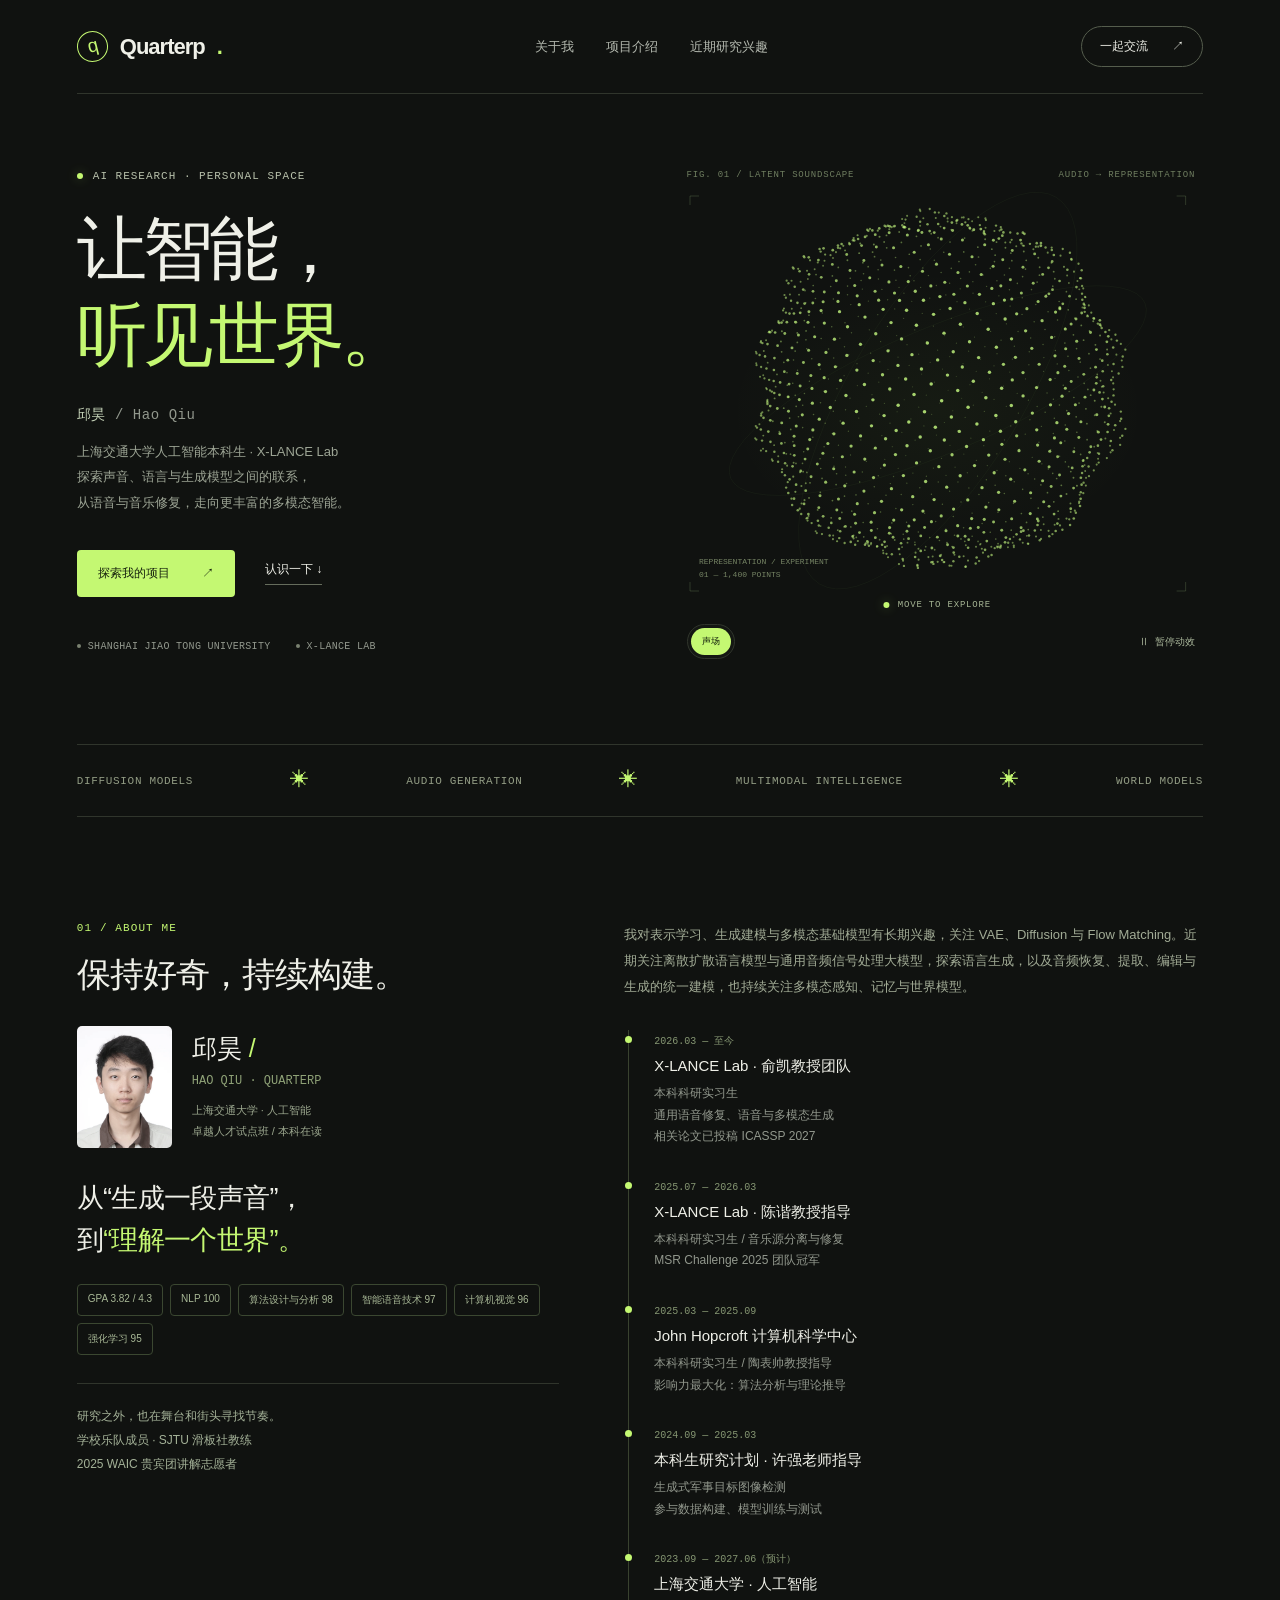
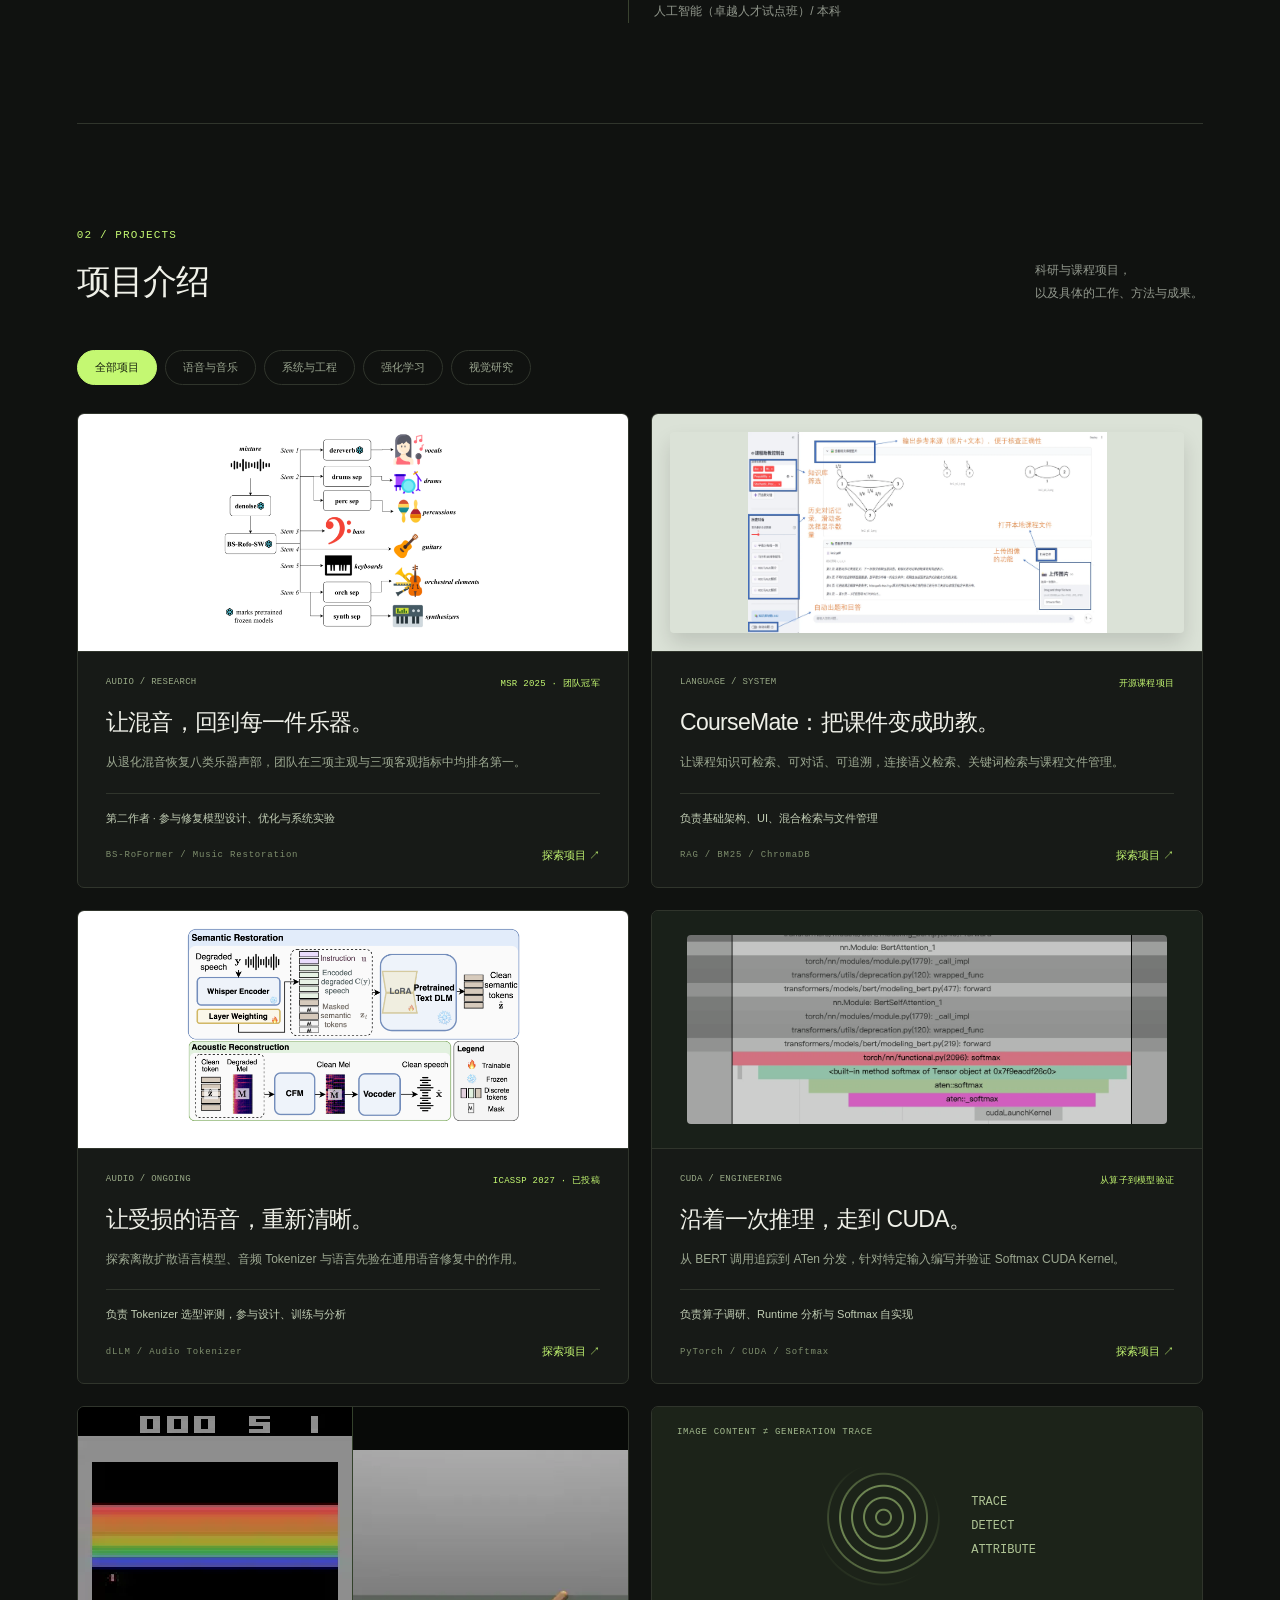
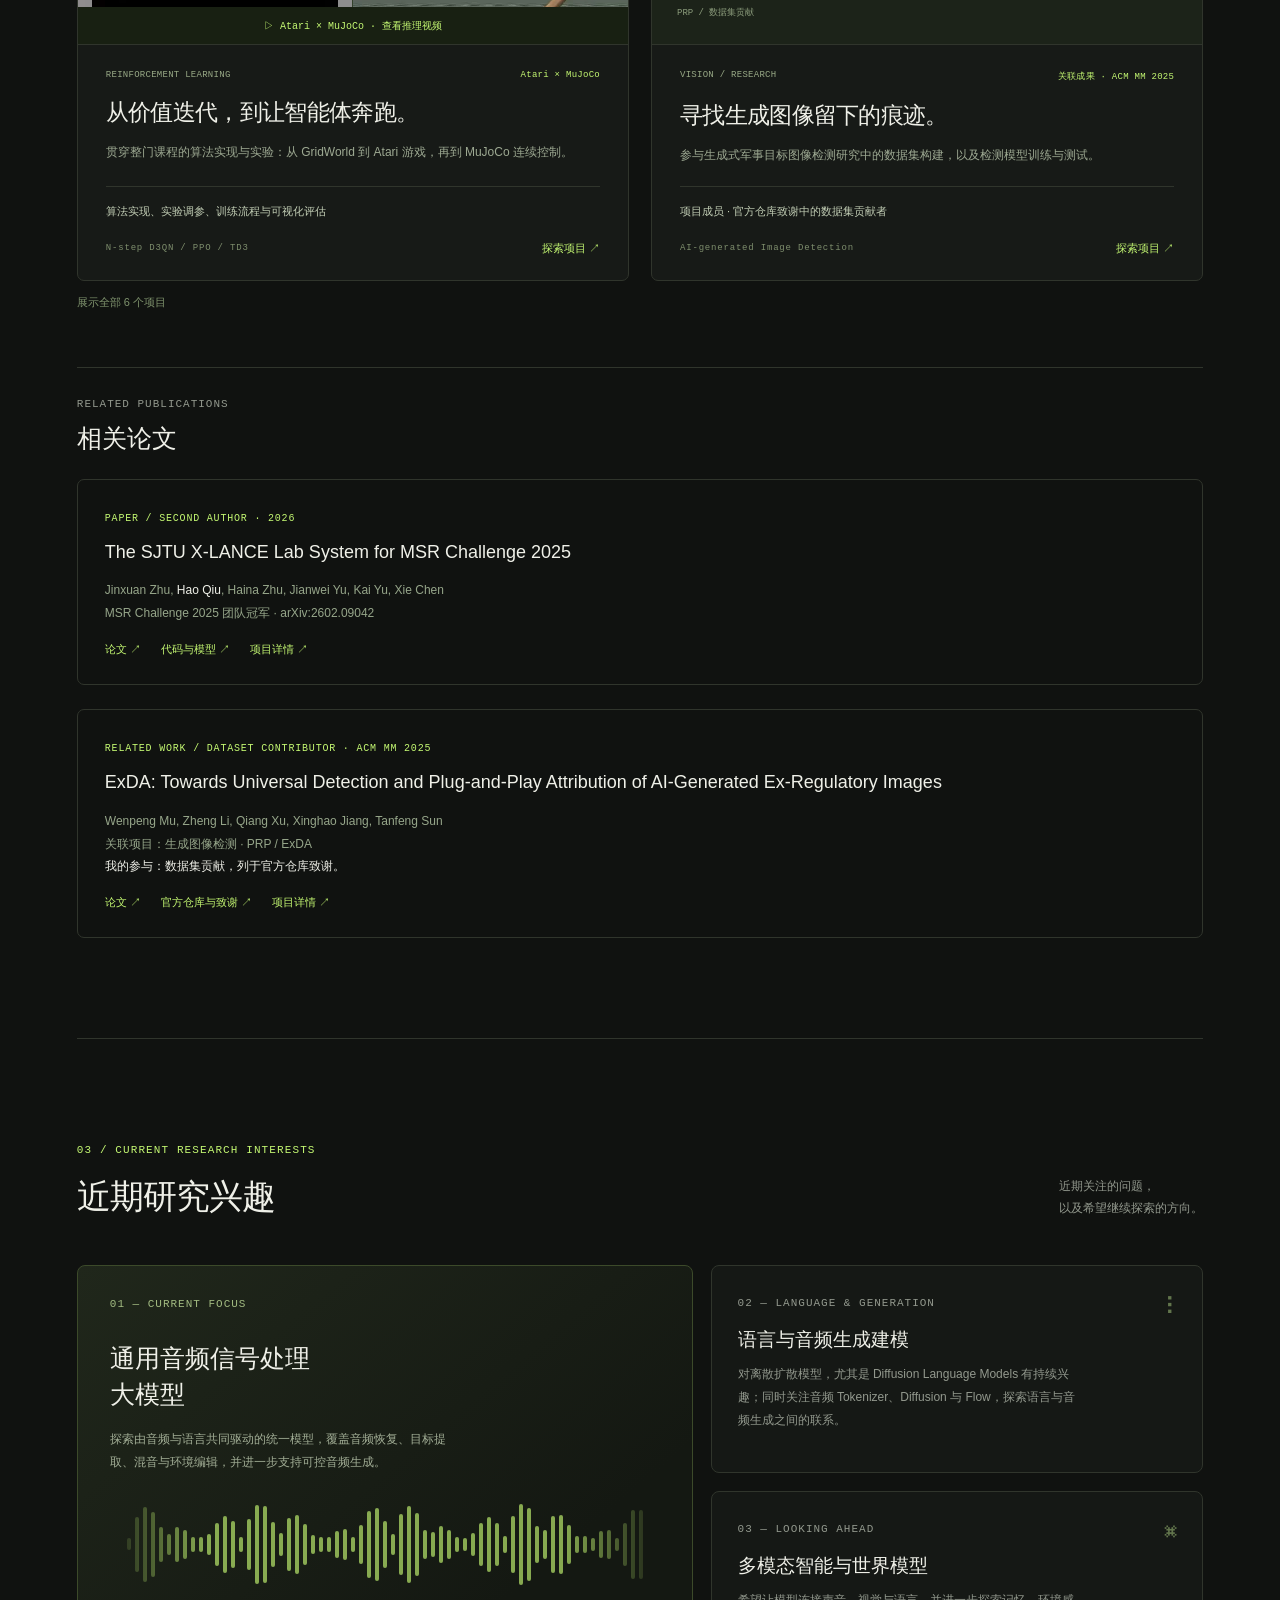
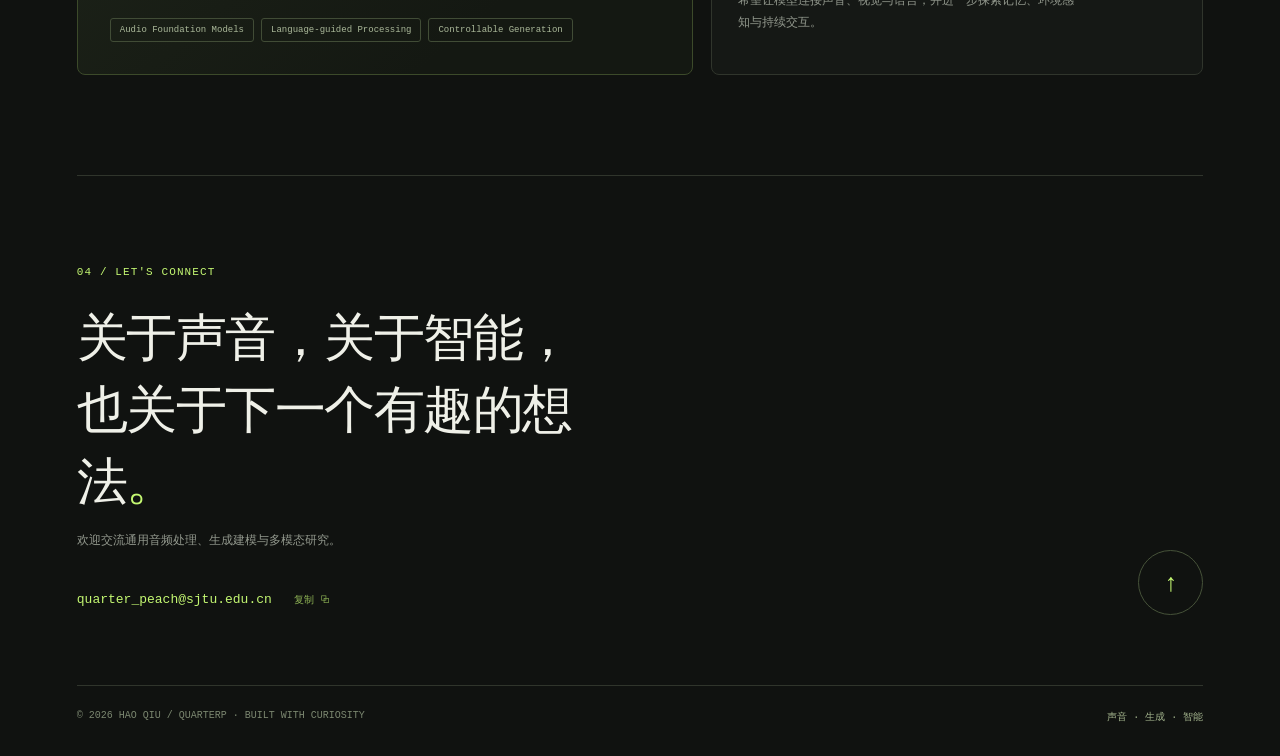
<file: index.html>
<!doctype html>
<html lang="zh-CN">
<head>
<meta charset="UTF-8"><meta name="viewport" content="width=device-width,initial-scale=1">
<meta name="description" content="邱昊（Hao Qiu），上海交通大学人工智能本科生。研究音频生成、离散扩散与多模态智能，参与 MSR 2025 团队冠军系统。">
<meta name="theme-color" content="#101210"><title>邱昊 Hao Qiu — AI Research & Exploration</title>
<link rel="stylesheet" href="/site.css">
</head>
<body id="top">
<div class="wrap">
<header><nav aria-label="主导航"><a class="brand" href="#top" aria-label="Quarterp 首页"><span class="logo">q</span>Quarterp<span class="accent">.</span></a><div class="navlinks"><a href="#about">关于我</a><a href="#projects">项目介绍</a><a href="#research">近期研究兴趣</a></div><a class="nav-contact" href="#contact">一起交流 <span>↗</span></a></nav></header>
<main>
<section class="hero" aria-labelledby="hero-title">
<div class="hero-copy"><div class="eyebrow mono"><span class="dot"></span> AI RESEARCH · PERSONAL SPACE</div><h1 id="hero-title">让智能，<br><span class="last">听见世界。</span></h1><div class="name-line">邱昊 <span class="muted">/ Hao Qiu</span></div><p class="intro">上海交通大学人工智能本科生 · X-LANCE Lab<br>探索声音、语言与生成模型之间的联系，<br>从语音与音乐修复，走向更丰富的多模态智能。</p><div class="hero-buttons"><a class="primary" href="#projects">探索我的项目 <span>↗</span></a><a class="text-link" href="#about">认识一下 ↓</a></div><div class="hero-foot mono"><span><i></i> SHANGHAI JIAO TONG UNIVERSITY</span><span><i></i> X-LANCE LAB</span></div></div>
<div class="visual"><div class="vis-top mono"><span>FIG. 01 / LATENT SOUNDSCAPE</span><span id="vis-mode">AUDIO → REPRESENTATION</span></div><canvas id="soundscape" role="img" aria-label="交互式三维粒子声场，移动指针探索声音形态"></canvas><div class="vis-tag mono"><span class="dot"></span><span id="vis-hint">MOVE TO EXPLORE</span></div><div class="vis-bottom"><div class="view-switch" aria-label="可视化形态"><button aria-pressed="true" data-view="sphere">声场</button></div><button class="pause" id="pause" aria-pressed="false">Ⅱ 暂停动效</button></div></div>
</section>
<div class="ticker" aria-label="兴趣领域"><span>DIFFUSION MODELS</span><span class="star">✳</span><span>AUDIO GENERATION</span><span class="star">✳</span><span>MULTIMODAL INTELLIGENCE</span><span class="star">✳</span><span>WORLD MODELS</span></div><section id="about" class="section about reveal"><div class="about-left"><div class="section-kicker">01 / ABOUT ME</div><h2>保持好奇，持续构建。</h2><div class="about-identity"><img class="portrait" src="/assets/portrait.webp" alt="邱昊个人照片" loading="lazy"><div><div class="identity-name">邱昊 <span class="accent">/</span></div><div class="identity-en">HAO QIU · QUARTERP</div><div class="identity-extra">上海交通大学 · 人工智能<br>卓越人才试点班 / 本科在读</div></div></div><div class="quote">从“生成一段声音”，<br>到<span>“理解一个世界”。</span></div><div class="course-list"><span>GPA 3.82 / 4.3</span><span>NLP 100</span><span>算法设计与分析 98</span><span>智能语音技术 97</span><span>计算机视觉 96</span><span>强化学习 95</span></div><div class="activities">研究之外，也在舞台和街头寻找节奏。<br>学校乐队成员 · SJTU 滑板社教练<br>2025 WAIC 贵宾团讲解志愿者</div></div><div><p class="about-copy">我对表示学习、生成建模与多模态基础模型有长期兴趣，关注 VAE、Diffusion 与 Flow Matching。近期关注离散扩散语言模型与通用音频信号处理大模型，探索语言生成，以及音频恢复、提取、编辑与生成的统一建模，也持续关注多模态感知、记忆与世界模型。</p><div class="timeline"><div class="timeline-item"><time>2026.03 — 至今</time><h3>X-LANCE Lab · 俞凯教授团队</h3><p>本科科研实习生<br>通用语音修复、语音与多模态生成<br>相关论文已投稿 ICASSP 2027</p></div><div class="timeline-item"><time>2025.07 — 2026.03</time><h3>X-LANCE Lab · 陈谐教授指导</h3><p>本科科研实习生 / 音乐源分离与修复<br>MSR Challenge 2025 团队冠军</p></div><div class="timeline-item"><time>2025.03 — 2025.09</time><h3>John Hopcroft 计算机科学中心</h3><p>本科科研实习生 / 陶表帅教授指导<br>影响力最大化：算法分析与理论推导</p></div><div class="timeline-item"><time>2024.09 — 2025.03</time><h3>本科生研究计划 · 许强老师指导</h3><p>生成式军事目标图像检测<br>参与数据构建、模型训练与测试</p></div><div class="timeline-item"><time>2023.09 — 2027.06（预计）</time><h3>上海交通大学 · 人工智能</h3><p>人工智能（卓越人才试点班）/ 本科</p></div></div></div></section>
<section id="projects" class="section reveal"><div class="section-head"><div><div class="section-kicker">02 / PROJECTS</div><h2>项目介绍</h2></div><p class="section-desc">科研与课程项目，<br>以及具体的工作、方法与成果。</p></div><div class="filterbar" aria-label="项目分类"><button data-filter="all" aria-pressed="true">全部项目</button><button data-filter="audio" aria-pressed="false">语音与音乐</button><button data-filter="systems" aria-pressed="false">系统与工程</button><button data-filter="rl" aria-pressed="false">强化学习</button><button data-filter="vision" aria-pressed="false">视觉研究</button></div><div class="work-grid"><article class="work-card" data-category="audio"><a class="card-link" href="/projects/msr.html"><div class="work-art architecture-art"><img src="/assets/msr-architecture.webp" alt="MSR 音乐源修复系统架构：去噪、预分离与各乐器专用处理" loading="lazy"></div><div class="work-body"><div class="work-meta"><span>AUDIO / RESEARCH</span><span class="work-badge">MSR 2025 · 团队冠军</span></div><h3>让混音，回到每一件乐器。</h3><p>从退化混音恢复八类乐器声部，团队在三项主观与三项客观指标中均排名第一。</p><div class="work-role">第二作者 · 参与修复模型设计、优化与系统实验</div><div class="work-bottom"><span class="mono">BS-RoFormer / Music Restoration</span><span>探索项目 ↗</span></div></div></a></article><article class="work-card" data-category="systems"><a class="card-link" href="/projects/coursemate.html"><div class="work-art cm-art"><img src="/assets/coursemate-ui.webp" alt="CourseMate 实际系统界面与功能标注" loading="lazy"></div><div class="work-body"><div class="work-meta"><span>LANGUAGE / SYSTEM</span><span class="work-badge">开源课程项目</span></div><h3>CourseMate：把课件变成助教。</h3><p>让课程知识可检索、可对话、可追溯，连接语义检索、关键词检索与课程文件管理。</p><div class="work-role">负责基础架构、UI、混合检索与文件管理</div><div class="work-bottom"><span class="mono">RAG / BM25 / ChromaDB</span><span>探索项目 ↗</span></div></div></a></article><article class="work-card" data-category="audio"><a class="card-link" href="/projects/dllm.html"><div class="work-art architecture-art"><img src="/assets/dllm-architecture.webp" alt="dLLM 通用语音修复架构：语义恢复与声学重建" loading="lazy"></div><div class="work-body"><div class="work-meta"><span>AUDIO / ONGOING</span><span class="work-badge">ICASSP 2027 · 已投稿</span></div><h3>让受损的语音，重新清晰。</h3><p>探索离散扩散语言模型、音频 Tokenizer 与语言先验在通用语音修复中的作用。</p><div class="work-role">负责 Tokenizer 选型评测，参与设计、训练与分析</div><div class="work-bottom"><span class="mono">dLLM / Audio Tokenizer</span><span>探索项目 ↗</span></div></div></a></article><article class="work-card" data-category="systems"><a class="card-link" href="/projects/cuda.html"><div class="work-art cuda-art"><img src="/assets/cuda-trace.webp" alt="BERT Attention 中 Softmax 的实际调用追踪" loading="lazy"></div><div class="work-body"><div class="work-meta"><span>CUDA / ENGINEERING</span><span class="work-badge">从算子到模型验证</span></div><h3>沿着一次推理，走到 CUDA。</h3><p>从 BERT 调用追踪到 ATen 分发，针对特定输入编写并验证 Softmax CUDA Kernel。</p><div class="work-role">负责算子调研、Runtime 分析与 Softmax 自实现</div><div class="work-bottom"><span class="mono">PyTorch / CUDA / Softmax</span><span>探索项目 ↗</span></div></div></a></article><article class="work-card" data-category="rl"><a class="card-link" href="/projects/rl.html"><div class="work-art rl-preview-art"><div class="rl-previews"><img src="/assets/rl-breakout.webp" alt="Breakout 游戏推理画面" loading="lazy"><img src="/assets/rl-halfcheetah.webp" alt="HalfCheetah 连续控制推理画面" loading="lazy"></div><span class="video-preview-label">▷ Atari × MuJoCo · 查看推理视频</span></div><div class="work-body"><div class="work-meta"><span>REINFORCEMENT LEARNING</span><span class="work-badge">Atari × MuJoCo</span></div><h3>从价值迭代，到让智能体奔跑。</h3><p>贯穿整门课程的算法实现与实验：从 GridWorld 到 Atari 游戏，再到 MuJoCo 连续控制。</p><div class="work-role">算法实现、实验调参、训练流程与可视化评估</div><div class="work-bottom"><span class="mono">N-step D3QN / PPO / TD3</span><span>探索项目 ↗</span></div></div></a></article><article class="work-card" data-category="vision"><a class="card-link" href="/projects/exda.html"><div class="work-art vision-art"><span class="art-title">IMAGE CONTENT ≠ GENERATION TRACE</span><div class="fingerprint" aria-hidden="true"></div><div class="vision-caption">TRACE<br>DETECT<br>ATTRIBUTE</div><span class="token-note">PRP / 数据集贡献</span></div><div class="work-body"><div class="work-meta"><span>VISION / RESEARCH</span><span class="work-badge">关联成果 · ACM MM 2025</span></div><h3>寻找生成图像留下的痕迹。</h3><p>参与生成式军事目标图像检测研究中的数据集构建，以及检测模型训练与测试。</p><div class="work-role">项目成员 · 官方仓库致谢中的数据集贡献者</div><div class="work-bottom"><span class="mono">AI-generated Image Detection</span><span>探索项目 ↗</span></div></div></a></article></div><p class="source-note" id="filter-status" role="status" aria-live="polite">展示全部 6 个项目</p><div class="papers-heading"><div class="mono muted">RELATED PUBLICATIONS</div><h3>相关论文</h3></div><article class="publication"><span class="detail-label">PAPER / SECOND AUTHOR · 2026</span><h4 class="pub-title">The SJTU X-LANCE Lab System for MSR Challenge 2025</h4><p>Jinxuan Zhu, <strong>Hao Qiu</strong>, Haina Zhu, Jianwei Yu, Kai Yu, Xie Chen<br>MSR Challenge 2025 团队冠军 · arXiv:2602.09042</p><div class="pub-links"><a href="https://arxiv.org/abs/2602.09042" target="_blank" rel="noopener noreferrer">论文 ↗</a><a href="https://github.com/ModistAndrew/xlance-msr" target="_blank" rel="noopener noreferrer">代码与模型 ↗</a><a href="/projects/msr.html">项目详情 ↗</a></div></article><article class="publication"><span class="detail-label">RELATED WORK / DATASET CONTRIBUTOR · ACM MM 2025</span><h4 class="pub-title">ExDA: Towards Universal Detection and Plug-and-Play Attribution of AI-Generated Ex-Regulatory Images</h4><p>Wenpeng Mu, Zheng Li, Qiang Xu, Xinghao Jiang, Tanfeng Sun<br>关联项目：生成图像检测 · PRP / ExDA<br><strong>我的参与：数据集贡献，列于官方仓库致谢。</strong></p><div class="pub-links"><a href="https://dl.acm.org/doi/10.1145/3746027.3755434" target="_blank" rel="noopener noreferrer">论文 ↗</a><a href="https://github.com/mwp-create-wonders/ExDA#-致谢" target="_blank" rel="noopener noreferrer">官方仓库与致谢 ↗</a><a href="/projects/exda.html">项目详情 ↗</a></div></article></section><section id="research" class="section reveal"><div class="section-head"><div><div class="section-kicker">03 / CURRENT RESEARCH INTERESTS</div><h2>近期研究兴趣</h2></div><p class="section-desc">近期关注的问题，<br>以及希望继续探索的方向。</p></div><div class="research-grid"><article class="research-main"><div class="mono num">01 — CURRENT FOCUS</div><h3>通用音频信号处理<br>大模型</h3><p>探索由音频与语言共同驱动的统一模型，覆盖音频恢复、目标提取、混音与环境编辑，并进一步支持可控音频生成。</p><div class="signal" id="signal" aria-hidden="true"></div><div class="tags"><span class="tag">Audio Foundation Models</span><span class="tag">Language-guided Processing</span><span class="tag">Controllable Generation</span></div></article><article class="research-small"><span class="mono muted">02 — LANGUAGE & GENERATION</span><span class="card-symbol" aria-hidden="true">⫶</span><h3>语言与音频生成建模</h3><p>对离散扩散模型，尤其是 Diffusion Language Models 有持续兴趣；同时关注音频 Tokenizer、Diffusion 与 Flow，探索语言与音频生成之间的联系。</p></article><article class="research-small"><span class="mono muted">03 — LOOKING AHEAD</span><span class="card-symbol" aria-hidden="true">⌘</span><h3>多模态智能与世界模型</h3><p>希望让模型连接声音、视觉与语言，并进一步探索记忆、环境感知与持续交互。</p></article></div></section><section id="contact" class="contact reveal"><div><div class="section-kicker">04 / LET'S CONNECT</div><h2>关于声音，关于智能，<br>也关于下一个有趣的想法<span class="accent">。</span></h2><p>欢迎交流通用音频处理、生成建模与多模态研究。</p><button type="button" class="contact-mail copy-email" data-copy-email="quarter_peach@sjtu.edu.cn" aria-label="复制邮箱 quarter_peach@sjtu.edu.cn">quarter_peach@sjtu.edu.cn <span class="copy-label">复制 ⧉</span></button></div><a href="#top" class="back-top" aria-label="返回顶部">↑</a></section>
</main><footer class="footer"><span>© 2026 HAO QIU / QUARTERP · BUILT WITH CURIOSITY</span><span>声音 · 生成 · 智能</span></footer>
</div>
<script src="/site.js" defer></script><script src="/portfolio.js" defer></script>
<div class="copy-status" role="status" aria-live="polite" aria-atomic="true"></div></body></html>
</file>
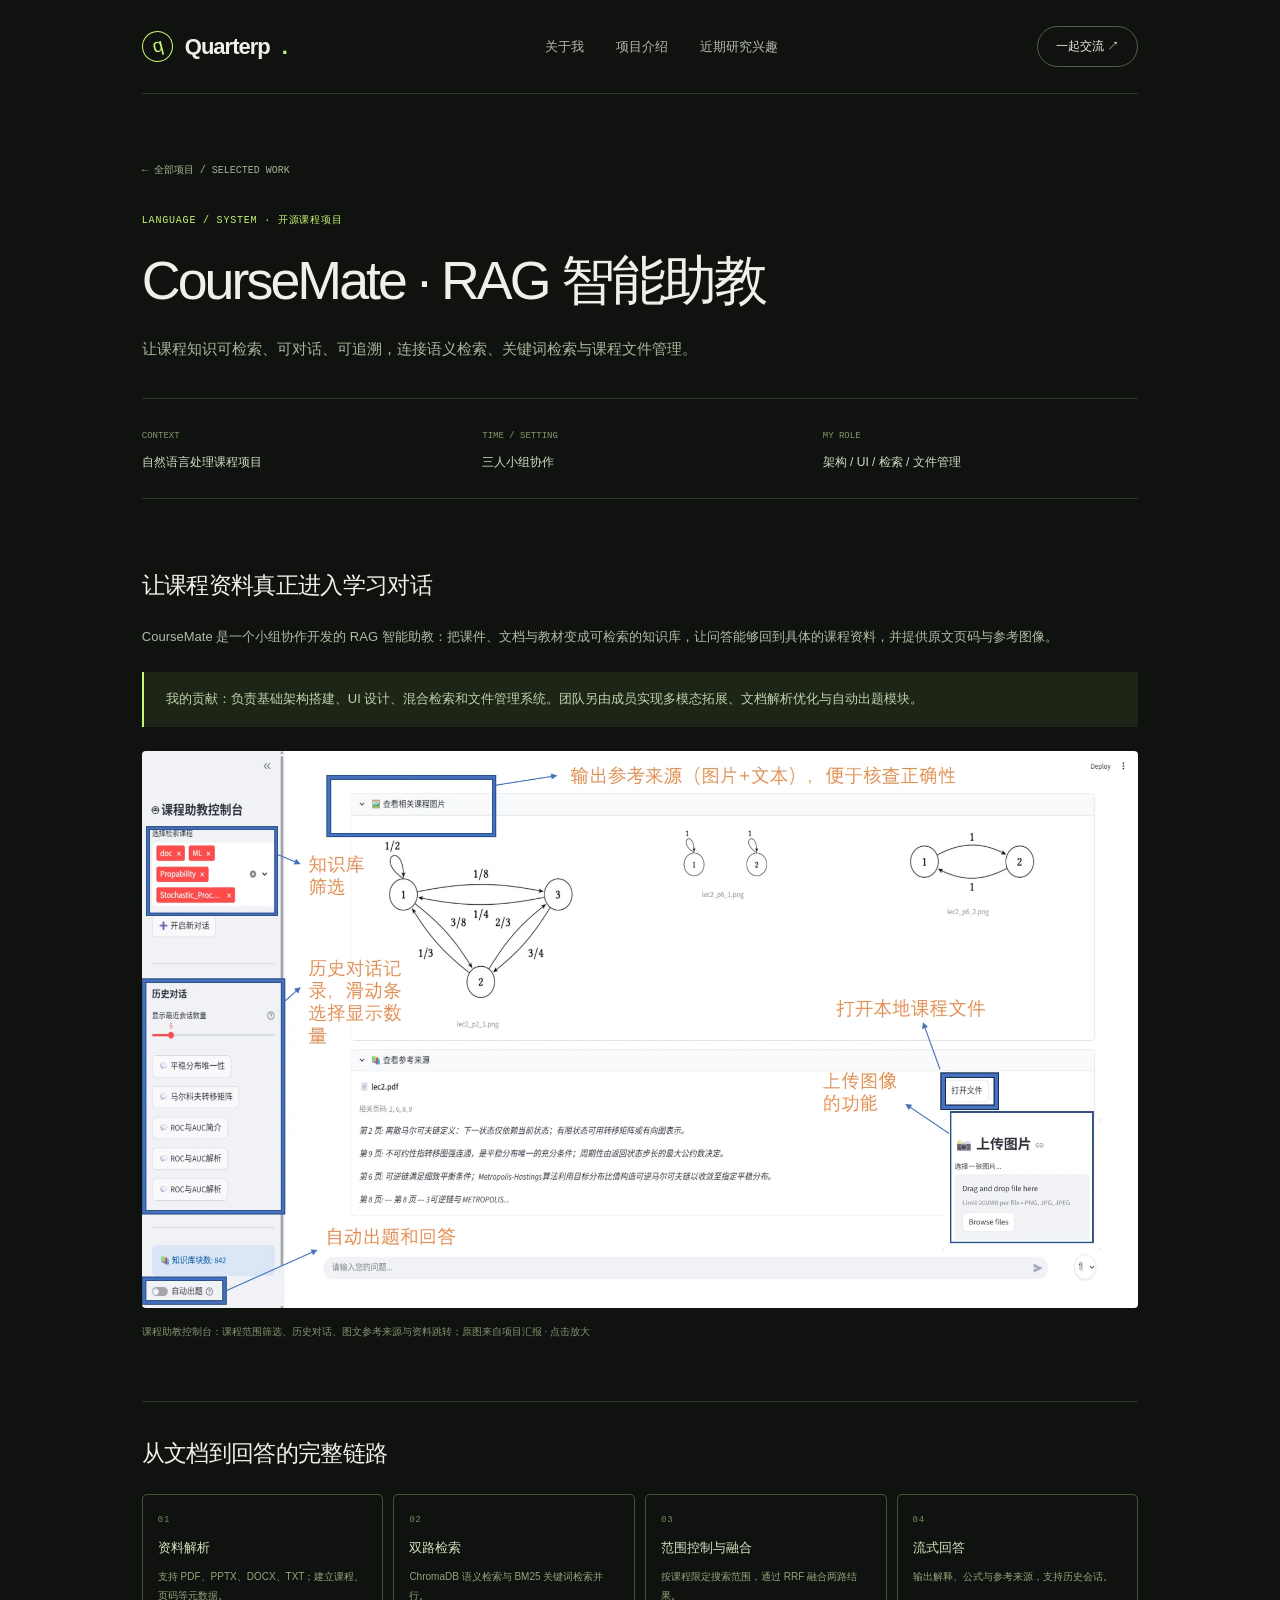
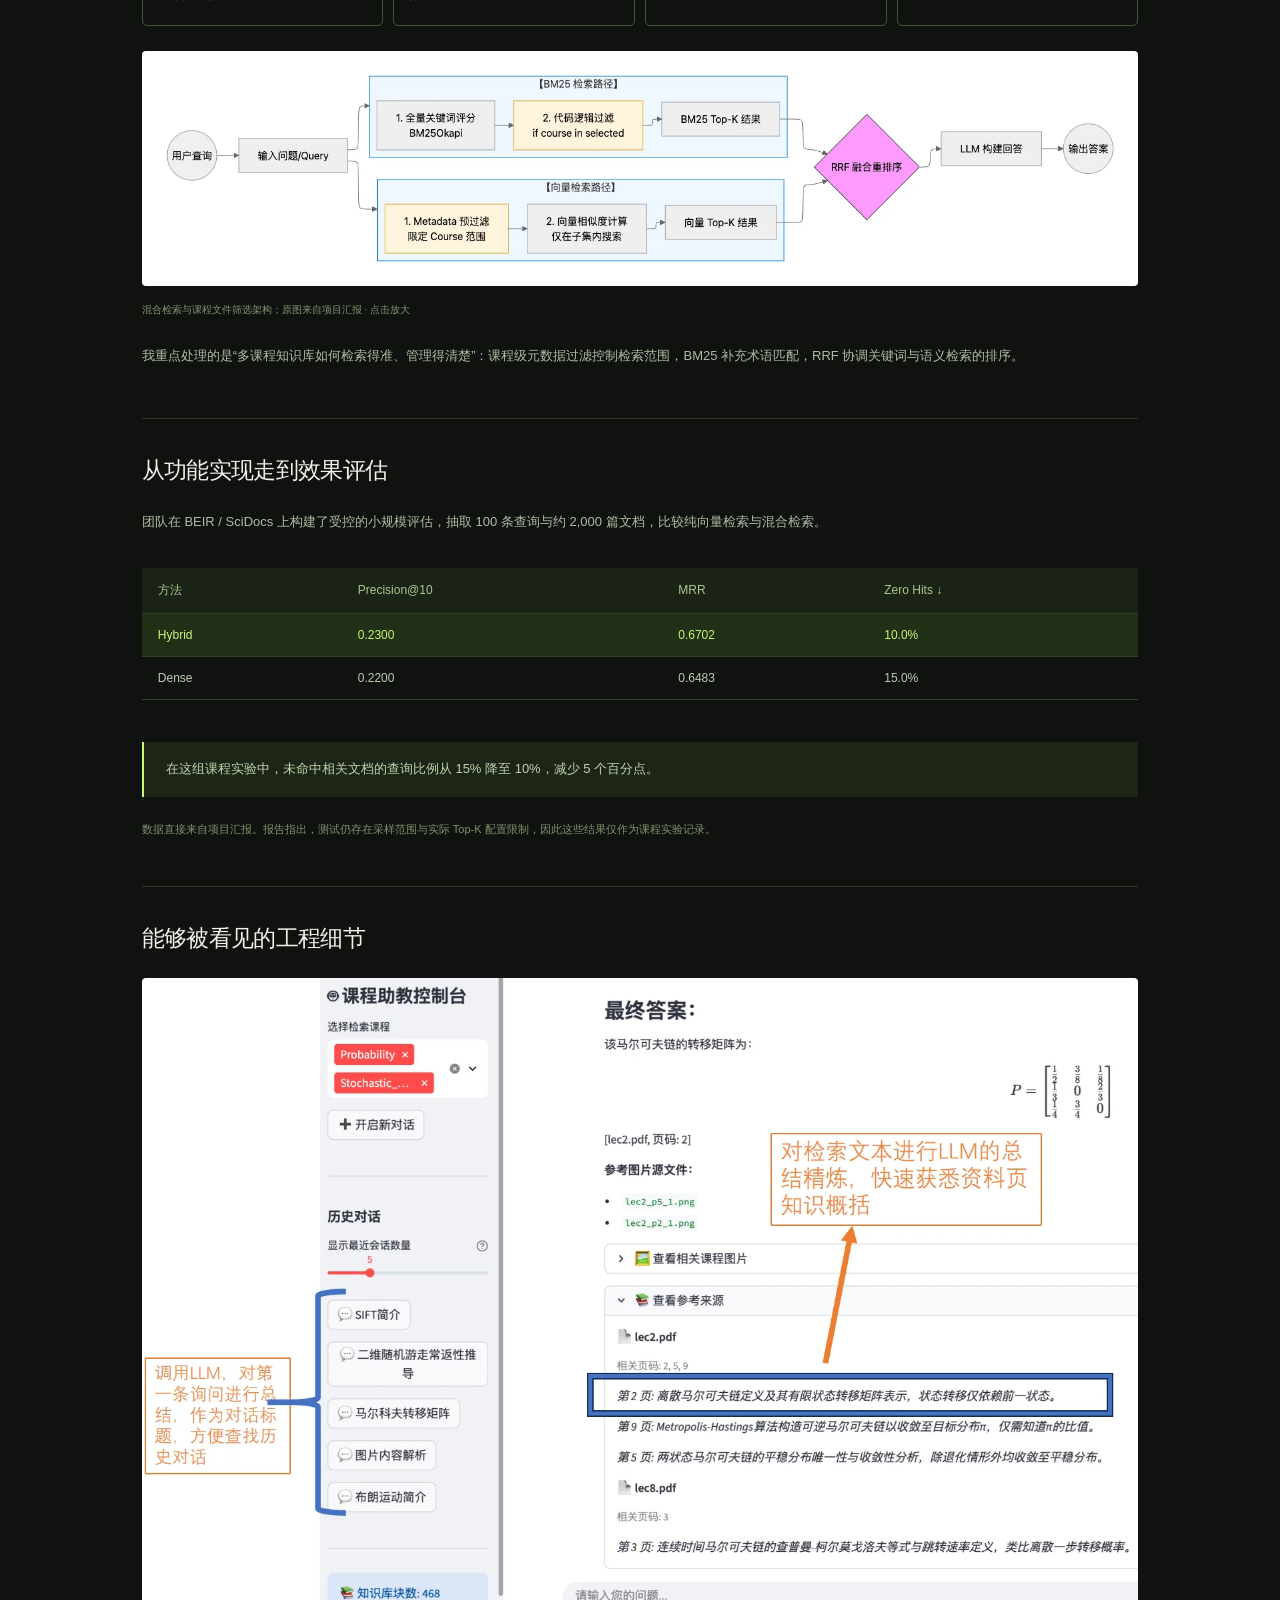
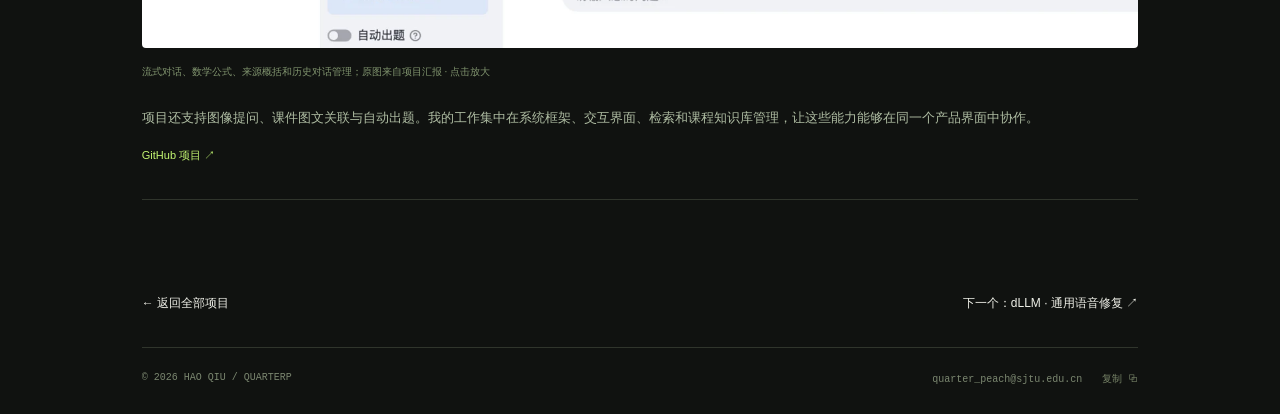
<file: projects/coursemate.html>
<!doctype html><html lang="zh-CN"><head><meta charset="utf-8"><meta name="viewport" content="width=device-width,initial-scale=1"><meta name="description" content="让课程知识可检索、可对话、可追溯，连接语义检索、关键词检索与课程文件管理。"><meta name="theme-color" content="#101210"><title>CourseMate · RAG 智能助教 — 邱昊 Hao Qiu</title><link rel="stylesheet" href="/site.css"></head><body id="top"><div class="detail-wrap"><header><nav aria-label="主导航"><a class="brand" href="/"><span class="logo">q</span>Quarterp<span class="accent">.</span></a><div class="navlinks"><a href="/#about">关于我</a><a href="/#projects">项目介绍</a><a href="/#research">近期研究兴趣</a></div><a class="nav-contact" href="/#contact">一起交流 ↗</a></nav></header><main><div class="detail-hero"><a class="breadcrumb" href="/#projects">← 全部项目 / SELECTED WORK</a><div class="detail-label">LANGUAGE / SYSTEM · 开源课程项目</div><h1>CourseMate · RAG 智能助教</h1><p class="detail-summary">让课程知识可检索、可对话、可追溯，连接语义检索、关键词检索与课程文件管理。</p><div class="detail-facts"><div><span>CONTEXT</span><p>自然语言处理课程项目</p></div><div><span>TIME / SETTING</span><p>三人小组协作</p></div><div><span>MY ROLE</span><p>架构 / UI / 检索 / 文件管理</p></div></div></div><div class="detail-content"><section class="detail-section"><h2>让课程资料真正进入学习对话</h2><p>CourseMate 是一个小组协作开发的 RAG 智能助教：把课件、文档与教材变成可检索的知识库，让问答能够回到具体的课程资料，并提供原文页码与参考图像。</p><div class="callout">我的贡献：负责基础架构搭建、UI 设计、混合检索和文件管理系统。团队另由成员实现多模态拓展、文档解析优化与自动出题模块。</div><figure class="evidence"><button class="image-button" aria-label="放大查看：课程助教控制台：课程范围筛选、历史对话、图文参考来源与资料跳转；原图来自项目汇报"><img src="/assets/coursemate-ui.webp" alt="课程助教控制台：课程范围筛选、历史对话、图文参考来源与资料跳转；原图来自项目汇报" loading="lazy"></button><figcaption>课程助教控制台：课程范围筛选、历史对话、图文参考来源与资料跳转；原图来自项目汇报 · 点击放大</figcaption></figure></section><section class="detail-section"><h2>从文档到回答的完整链路</h2><div class="steps"><div class="step"><span class="mono">01</span><b>资料解析</b><small>支持 PDF、PPTX、DOCX、TXT；建立课程、页码等元数据。</small></div><div class="step"><span class="mono">02</span><b>双路检索</b><small>ChromaDB 语义检索与 BM25 关键词检索并行。</small></div><div class="step"><span class="mono">03</span><b>范围控制与融合</b><small>按课程限定搜索范围，通过 RRF 融合两路结果。</small></div><div class="step"><span class="mono">04</span><b>流式回答</b><small>输出解释、公式与参考来源，支持历史会话。</small></div></div><figure class="evidence"><button class="image-button" aria-label="放大查看：混合检索与课程文件筛选架构；原图来自项目汇报"><img src="/assets/coursemate-architecture.webp" alt="混合检索与课程文件筛选架构；原图来自项目汇报" loading="lazy"></button><figcaption>混合检索与课程文件筛选架构；原图来自项目汇报 · 点击放大</figcaption></figure><p>我重点处理的是“多课程知识库如何检索得准、管理得清楚”：课程级元数据过滤控制检索范围，BM25 补充术语匹配，RRF 协调关键词与语义检索的排序。</p></section><section class="detail-section"><h2>从功能实现走到效果评估</h2><p>团队在 BEIR / SciDocs 上构建了受控的小规模评估，抽取 100 条查询与约 2,000 篇文档，比较纯向量检索与混合检索。</p><div class="table-scroll"><table><thead><tr><th>方法</th><th>Precision@10</th><th>MRR</th><th>Zero Hits ↓</th></tr></thead><tbody><tr class="ours"><td>Hybrid</td><td>0.2300</td><td>0.6702</td><td>10.0%</td></tr><tr><td>Dense</td><td>0.2200</td><td>0.6483</td><td>15.0%</td></tr></tbody></table></div><div class="callout">在这组课程实验中，未命中相关文档的查询比例从 15% 降至 10%，减少 5 个百分点。</div><p class="source-note">数据直接来自项目汇报。报告指出，测试仍存在采样范围与实际 Top-K 配置限制，因此这些结果仅作为课程实验记录。</p></section><section class="detail-section"><h2>能够被看见的工程细节</h2><figure class="evidence"><button class="image-button" aria-label="放大查看：流式对话、数学公式、来源概括和历史对话管理；原图来自项目汇报"><img src="/assets/coursemate-chat.webp" alt="流式对话、数学公式、来源概括和历史对话管理；原图来自项目汇报" loading="lazy"></button><figcaption>流式对话、数学公式、来源概括和历史对话管理；原图来自项目汇报 · 点击放大</figcaption></figure><p>项目还支持图像提问、课件图文关联与自动出题。我的工作集中在系统框架、交互界面、检索和课程知识库管理，让这些能力能够在同一个产品界面中协作。</p><div class="pub-links"><a href="https://github.com/YukinoLeo/CourseMate" target="_blank" rel="noopener noreferrer">GitHub 项目 ↗</a></div></section></div><div class="detail-bottom"><a href="/#projects">← 返回全部项目</a><a href="/projects/dllm.html">下一个：dLLM · 通用语音修复 ↗</a></div></main><footer class="footer"><span>© 2026 HAO QIU / QUARTERP</span><button class="footer-copy copy-email" type="button" data-copy-email="quarter_peach@sjtu.edu.cn" aria-label="复制邮箱 quarter_peach@sjtu.edu.cn">quarter_peach@sjtu.edu.cn <span class="copy-label">复制 ⧉</span></button></footer></div><dialog class="media-dialog" id="image-viewer" aria-label="查看项目原图"><button class="close-image" autofocus>关闭 ✕</button><img alt=""></dialog><script src="/portfolio.js" defer></script><div class="copy-status" role="status" aria-live="polite" aria-atomic="true"></div></body></html>
</file>
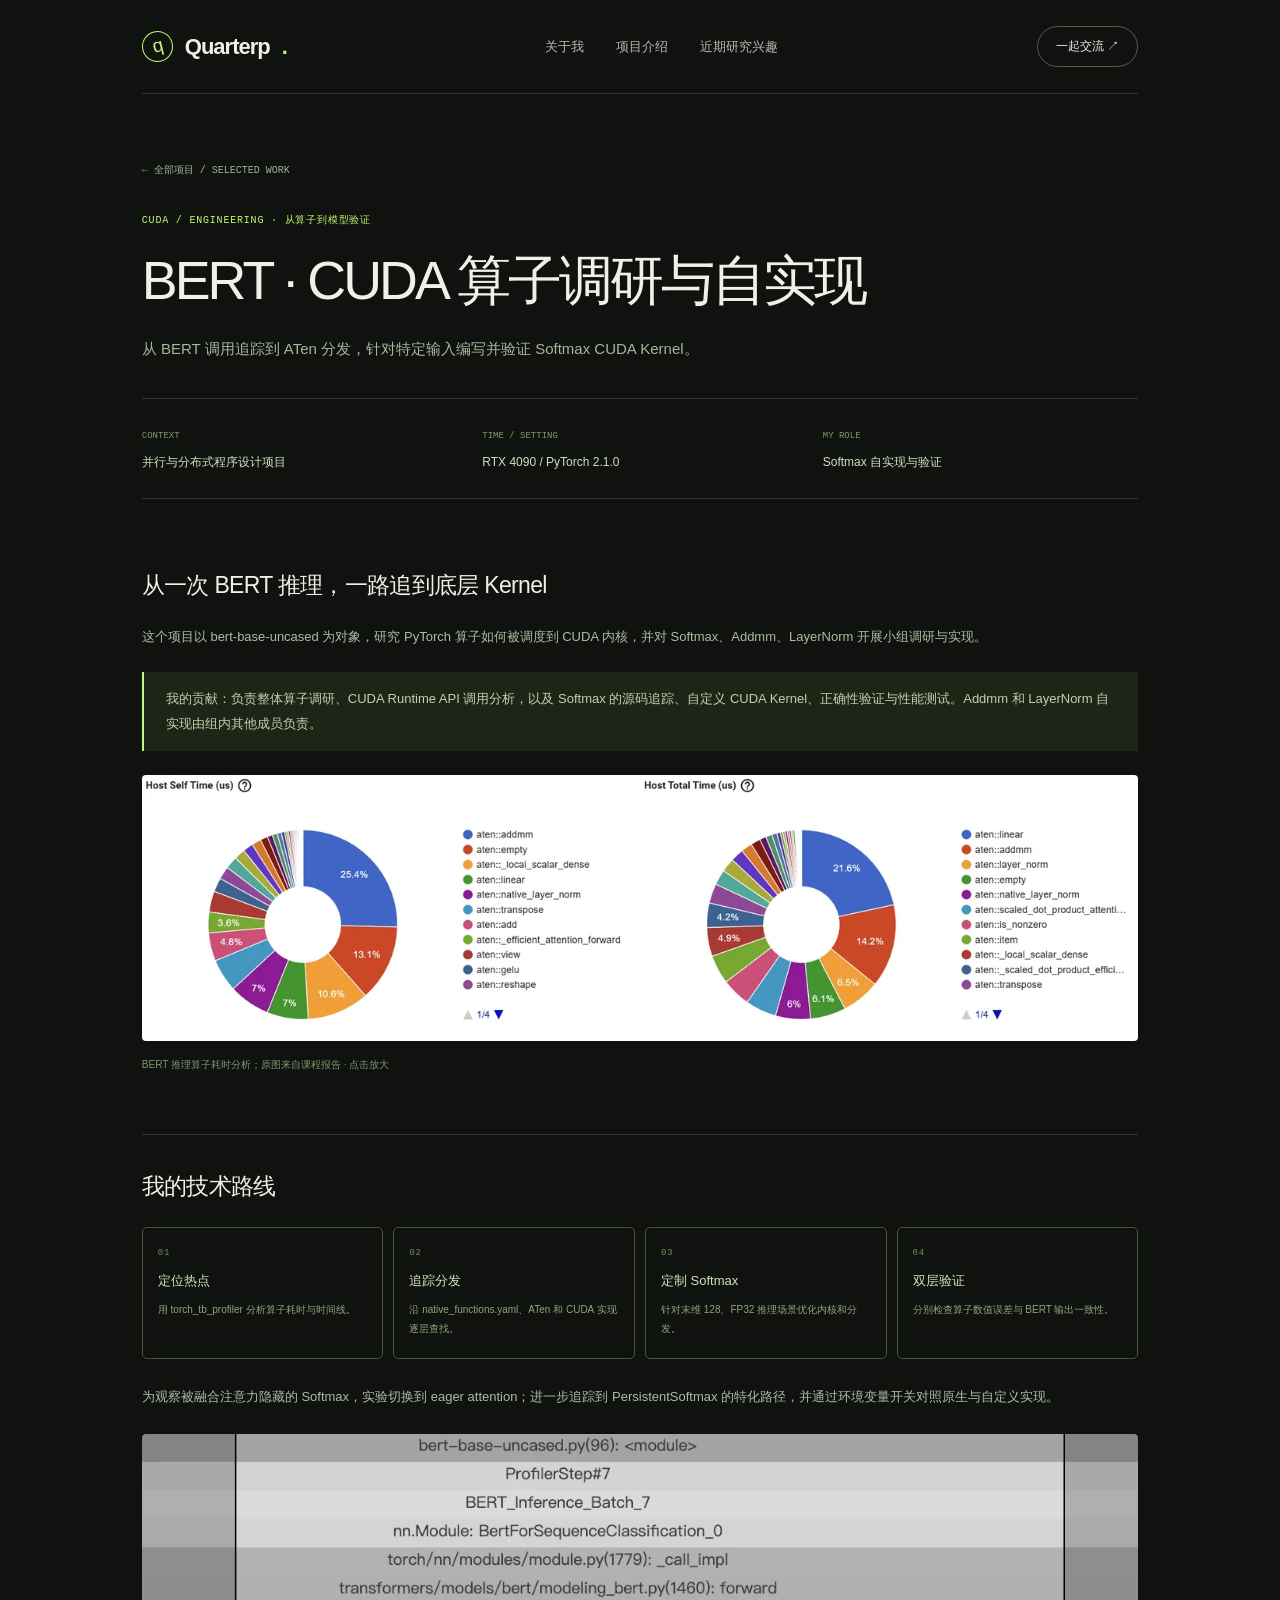
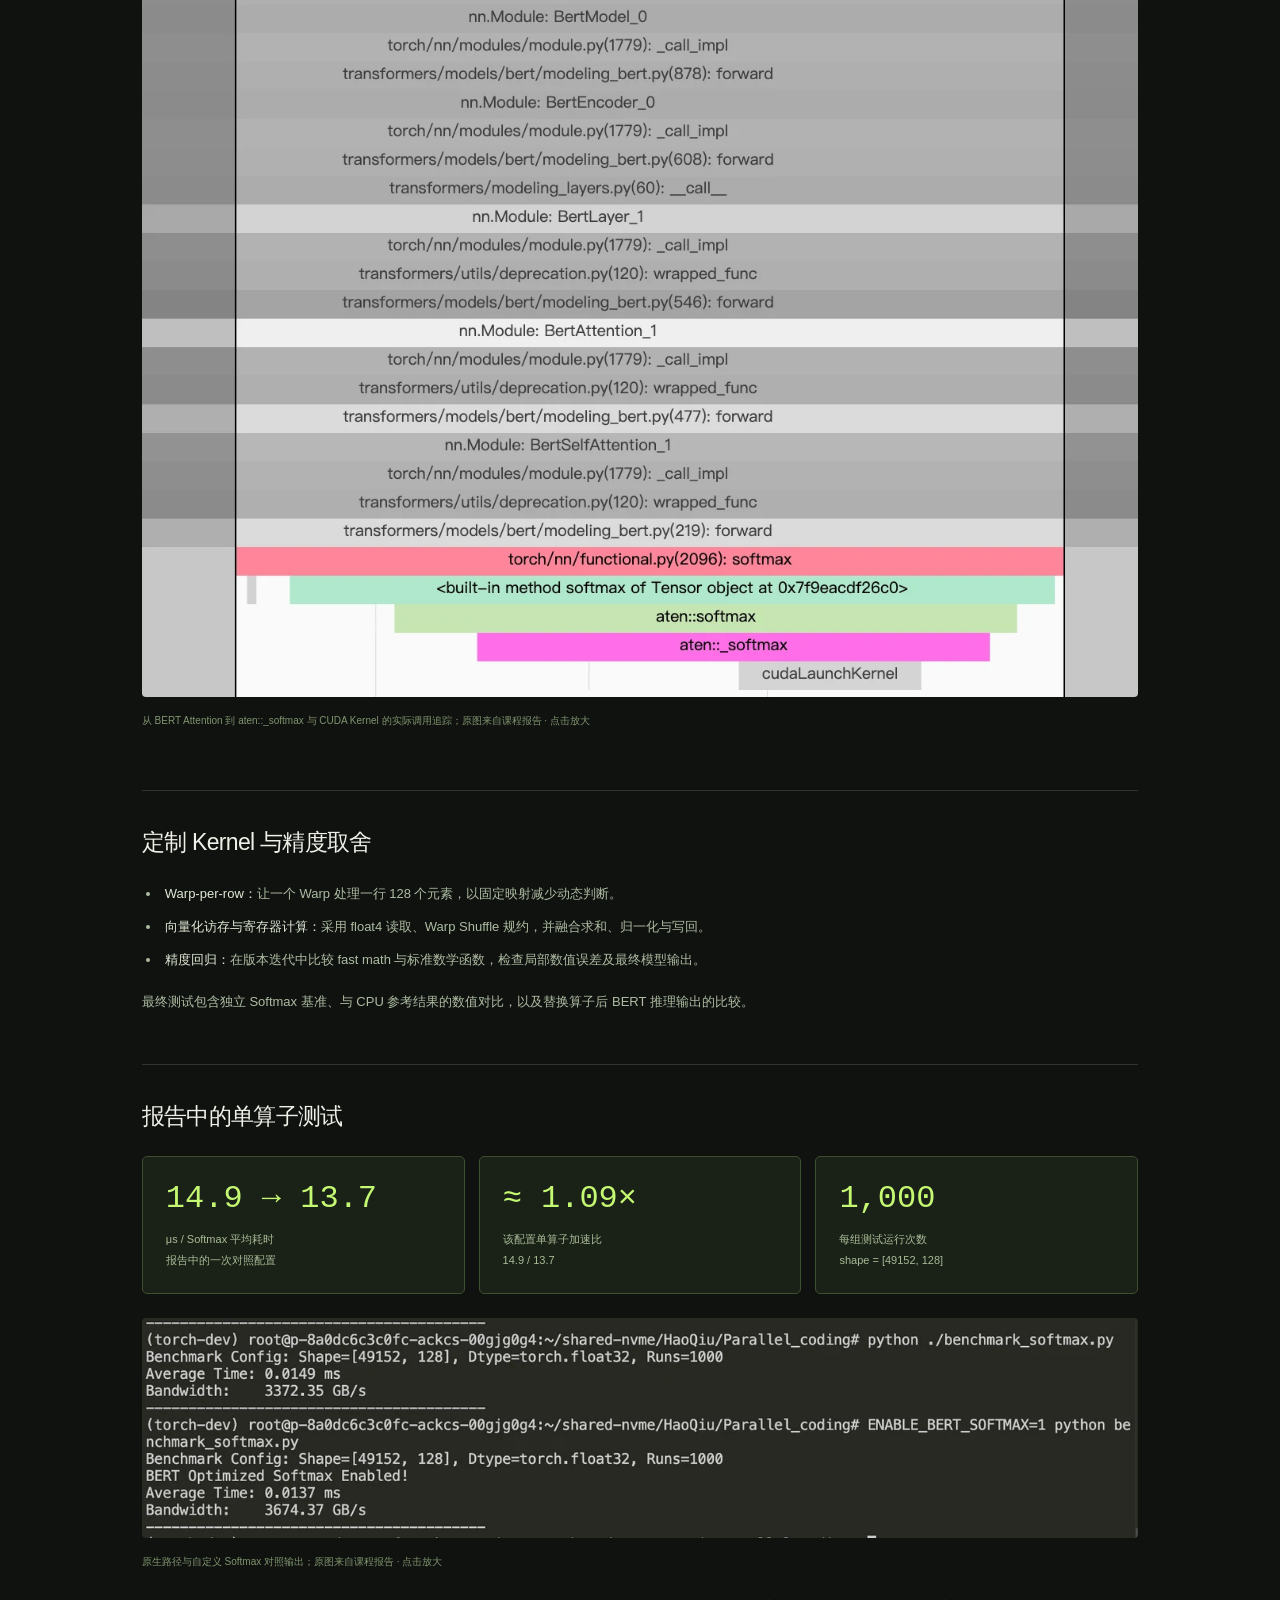
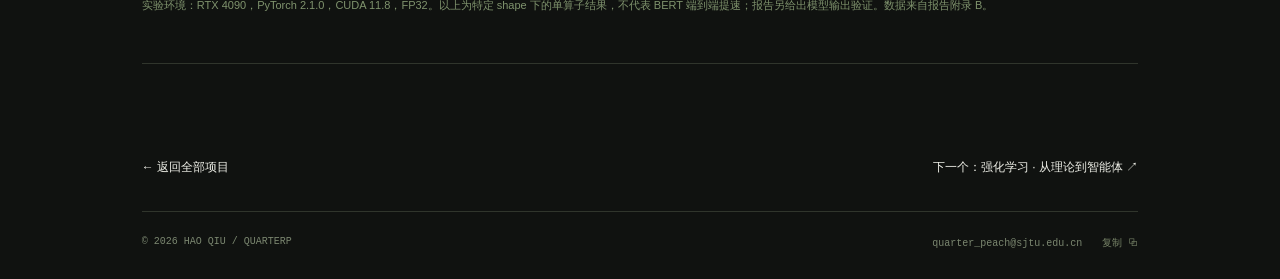
<file: projects/cuda.html>
<!doctype html><html lang="zh-CN"><head><meta charset="utf-8"><meta name="viewport" content="width=device-width,initial-scale=1"><meta name="description" content="从 BERT 调用追踪到 ATen 分发，针对特定输入编写并验证 Softmax CUDA Kernel。"><meta name="theme-color" content="#101210"><title>BERT · CUDA 算子调研与自实现 — 邱昊 Hao Qiu</title><link rel="stylesheet" href="/site.css"></head><body id="top"><div class="detail-wrap"><header><nav aria-label="主导航"><a class="brand" href="/"><span class="logo">q</span>Quarterp<span class="accent">.</span></a><div class="navlinks"><a href="/#about">关于我</a><a href="/#projects">项目介绍</a><a href="/#research">近期研究兴趣</a></div><a class="nav-contact" href="/#contact">一起交流 ↗</a></nav></header><main><div class="detail-hero"><a class="breadcrumb" href="/#projects">← 全部项目 / SELECTED WORK</a><div class="detail-label">CUDA / ENGINEERING · 从算子到模型验证</div><h1>BERT · CUDA 算子调研与自实现</h1><p class="detail-summary">从 BERT 调用追踪到 ATen 分发，针对特定输入编写并验证 Softmax CUDA Kernel。</p><div class="detail-facts"><div><span>CONTEXT</span><p>并行与分布式程序设计项目</p></div><div><span>TIME / SETTING</span><p>RTX 4090 / PyTorch 2.1.0</p></div><div><span>MY ROLE</span><p>Softmax 自实现与验证</p></div></div></div><div class="detail-content"><section class="detail-section"><h2>从一次 BERT 推理，一路追到底层 Kernel</h2><p>这个项目以 bert-base-uncased 为对象，研究 PyTorch 算子如何被调度到 CUDA 内核，并对 Softmax、Addmm、LayerNorm 开展小组调研与实现。</p><div class="callout">我的贡献：负责整体算子调研、CUDA Runtime API 调用分析，以及 Softmax 的源码追踪、自定义 CUDA Kernel、正确性验证与性能测试。Addmm 和 LayerNorm 自实现由组内其他成员负责。</div><figure class="evidence"><button class="image-button" aria-label="放大查看：BERT 推理算子耗时分析；原图来自课程报告"><img src="/assets/cuda-profile.webp" alt="BERT 推理算子耗时分析；原图来自课程报告" loading="lazy"></button><figcaption>BERT 推理算子耗时分析；原图来自课程报告 · 点击放大</figcaption></figure></section><section class="detail-section"><h2>我的技术路线</h2><div class="steps"><div class="step"><span class="mono">01</span><b>定位热点</b><small>用 torch_tb_profiler 分析算子耗时与时间线。</small></div><div class="step"><span class="mono">02</span><b>追踪分发</b><small>沿 native_functions.yaml、ATen 和 CUDA 实现逐层查找。</small></div><div class="step"><span class="mono">03</span><b>定制 Softmax</b><small>针对末维 128、FP32 推理场景优化内核和分发。</small></div><div class="step"><span class="mono">04</span><b>双层验证</b><small>分别检查算子数值误差与 BERT 输出一致性。</small></div></div><p>为观察被融合注意力隐藏的 Softmax，实验切换到 eager attention；进一步追踪到 PersistentSoftmax 的特化路径，并通过环境变量开关对照原生与自定义实现。</p><figure class="evidence"><button class="image-button" aria-label="放大查看：从 BERT Attention 到 aten::_softmax 与 CUDA Kernel 的实际调用追踪；原图来自课程报告"><img src="/assets/cuda-trace.webp" alt="从 BERT Attention 到 aten::_softmax 与 CUDA Kernel 的实际调用追踪；原图来自课程报告" loading="lazy"></button><figcaption>从 BERT Attention 到 aten::_softmax 与 CUDA Kernel 的实际调用追踪；原图来自课程报告 · 点击放大</figcaption></figure></section><section class="detail-section"><h2>定制 Kernel 与精度取舍</h2><ul><li><b>Warp-per-row：</b>让一个 Warp 处理一行 128 个元素，以固定映射减少动态判断。</li><li><b>向量化访存与寄存器计算：</b>采用 float4 读取、Warp Shuffle 规约，并融合求和、归一化与写回。</li><li><b>精度回归：</b>在版本迭代中比较 fast math 与标准数学函数，检查局部数值误差及最终模型输出。</li></ul><p>最终测试包含独立 Softmax 基准、与 CPU 参考结果的数值对比，以及替换算子后 BERT 推理输出的比较。</p></section><section class="detail-section"><h2>报告中的单算子测试</h2><div class="metric-row"><div class="metric"><b>14.9 → 13.7</b><span>μs / Softmax 平均耗时<br>报告中的一次对照配置</span></div><div class="metric"><b>≈ 1.09×</b><span>该配置单算子加速比<br>14.9 / 13.7</span></div><div class="metric"><b>1,000</b><span>每组测试运行次数<br>shape = [49152, 128]</span></div></div><figure class="evidence"><button class="image-button" aria-label="放大查看：原生路径与自定义 Softmax 对照输出；原图来自课程报告"><img src="/assets/cuda-benchmark-custom.webp" alt="原生路径与自定义 Softmax 对照输出；原图来自课程报告" loading="lazy"></button><figcaption>原生路径与自定义 Softmax 对照输出；原图来自课程报告 · 点击放大</figcaption></figure><p class="source-note">实验环境：RTX 4090，PyTorch 2.1.0，CUDA 11.8，FP32。以上为特定 shape 下的单算子结果，不代表 BERT 端到端提速；报告另给出模型输出验证。数据来自报告附录 B。</p></section></div><div class="detail-bottom"><a href="/#projects">← 返回全部项目</a><a href="/projects/rl.html">下一个：强化学习 · 从理论到智能体 ↗</a></div></main><footer class="footer"><span>© 2026 HAO QIU / QUARTERP</span><button class="footer-copy copy-email" type="button" data-copy-email="quarter_peach@sjtu.edu.cn" aria-label="复制邮箱 quarter_peach@sjtu.edu.cn">quarter_peach@sjtu.edu.cn <span class="copy-label">复制 ⧉</span></button></footer></div><dialog class="media-dialog" id="image-viewer" aria-label="查看项目原图"><button class="close-image" autofocus>关闭 ✕</button><img alt=""></dialog><script src="/portfolio.js" defer></script><div class="copy-status" role="status" aria-live="polite" aria-atomic="true"></div></body></html>
</file>
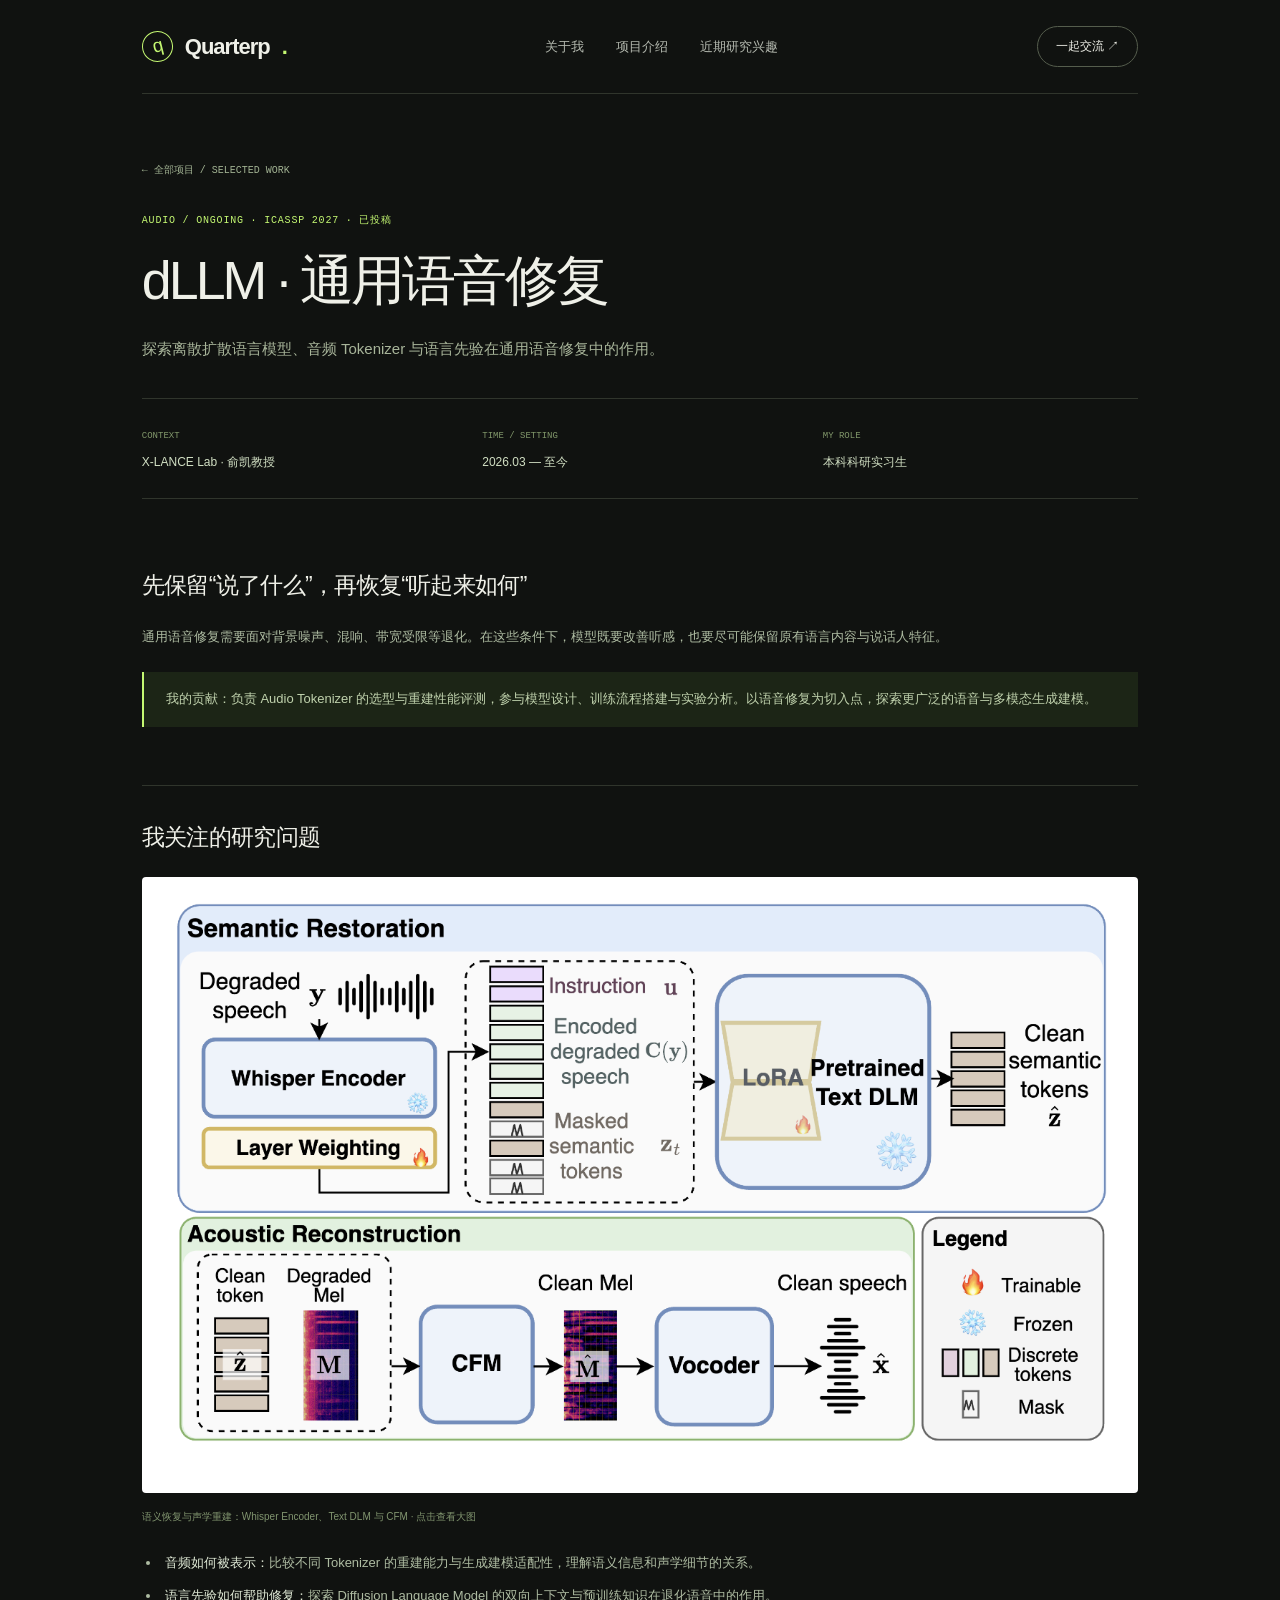
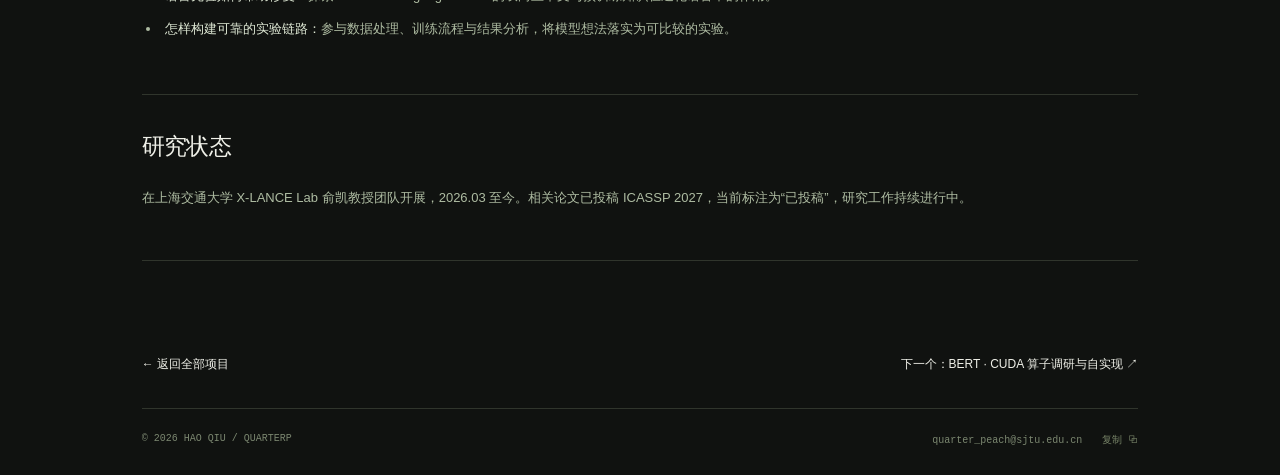
<file: projects/dllm.html>
<!doctype html><html lang="zh-CN"><head><meta charset="utf-8"><meta name="viewport" content="width=device-width,initial-scale=1"><meta name="description" content="探索离散扩散语言模型、音频 Tokenizer 与语言先验在通用语音修复中的作用。"><meta name="theme-color" content="#101210"><title>dLLM · 通用语音修复 — 邱昊 Hao Qiu</title><link rel="stylesheet" href="/site.css"></head><body id="top"><div class="detail-wrap"><header><nav aria-label="主导航"><a class="brand" href="/"><span class="logo">q</span>Quarterp<span class="accent">.</span></a><div class="navlinks"><a href="/#about">关于我</a><a href="/#projects">项目介绍</a><a href="/#research">近期研究兴趣</a></div><a class="nav-contact" href="/#contact">一起交流 ↗</a></nav></header><main><div class="detail-hero"><a class="breadcrumb" href="/#projects">← 全部项目 / SELECTED WORK</a><div class="detail-label">AUDIO / ONGOING · ICASSP 2027 · 已投稿</div><h1>dLLM · 通用语音修复</h1><p class="detail-summary">探索离散扩散语言模型、音频 Tokenizer 与语言先验在通用语音修复中的作用。</p><div class="detail-facts"><div><span>CONTEXT</span><p>X-LANCE Lab · 俞凯教授</p></div><div><span>TIME / SETTING</span><p>2026.03 — 至今</p></div><div><span>MY ROLE</span><p>本科科研实习生</p></div></div></div><div class="detail-content"><section class="detail-section"><h2>先保留“说了什么”，再恢复“听起来如何”</h2><p>通用语音修复需要面对背景噪声、混响、带宽受限等退化。在这些条件下，模型既要改善听感，也要尽可能保留原有语言内容与说话人特征。</p><div class="callout">我的贡献：负责 Audio Tokenizer 的选型与重建性能评测，参与模型设计、训练流程搭建与实验分析。以语音修复为切入点，探索更广泛的语音与多模态生成建模。</div></section><section class="detail-section"><h2>我关注的研究问题</h2><figure class="evidence architecture-evidence"><button class="image-button" type="button" aria-label="放大：dLLM 通用语音修复模型架构"><img src="/assets/dllm-architecture.webp" alt="dLLM 通用语音修复模型架构" loading="lazy"></button><figcaption>语义恢复与声学重建：Whisper Encoder、Text DLM 与 CFM · 点击查看大图</figcaption></figure><ul><li><b>音频如何被表示：</b>比较不同 Tokenizer 的重建能力与生成建模适配性，理解语义信息和声学细节的关系。</li><li><b>语言先验如何帮助修复：</b>探索 Diffusion Language Model 的双向上下文与预训练知识在退化语音中的作用。</li><li><b>怎样构建可靠的实验链路：</b>参与数据处理、训练流程与结果分析，将模型想法落实为可比较的实验。</li></ul></section><section class="detail-section"><h2>研究状态</h2><p>在上海交通大学 X-LANCE Lab 俞凯教授团队开展，2026.03 至今。相关论文已投稿 ICASSP 2027，当前标注为“已投稿”，研究工作持续进行中。</p></section></div><div class="detail-bottom"><a href="/#projects">← 返回全部项目</a><a href="/projects/cuda.html">下一个：BERT · CUDA 算子调研与自实现 ↗</a></div></main><footer class="footer"><span>© 2026 HAO QIU / QUARTERP</span><button class="footer-copy copy-email" type="button" data-copy-email="quarter_peach@sjtu.edu.cn" aria-label="复制邮箱 quarter_peach@sjtu.edu.cn">quarter_peach@sjtu.edu.cn <span class="copy-label">复制 ⧉</span></button></footer></div><dialog class="media-dialog" id="image-viewer" aria-label="查看项目原图"><button class="close-image" autofocus>关闭 ✕</button><img alt=""></dialog><script src="/portfolio.js" defer></script><div class="copy-status" role="status" aria-live="polite" aria-atomic="true"></div></body></html>
</file>
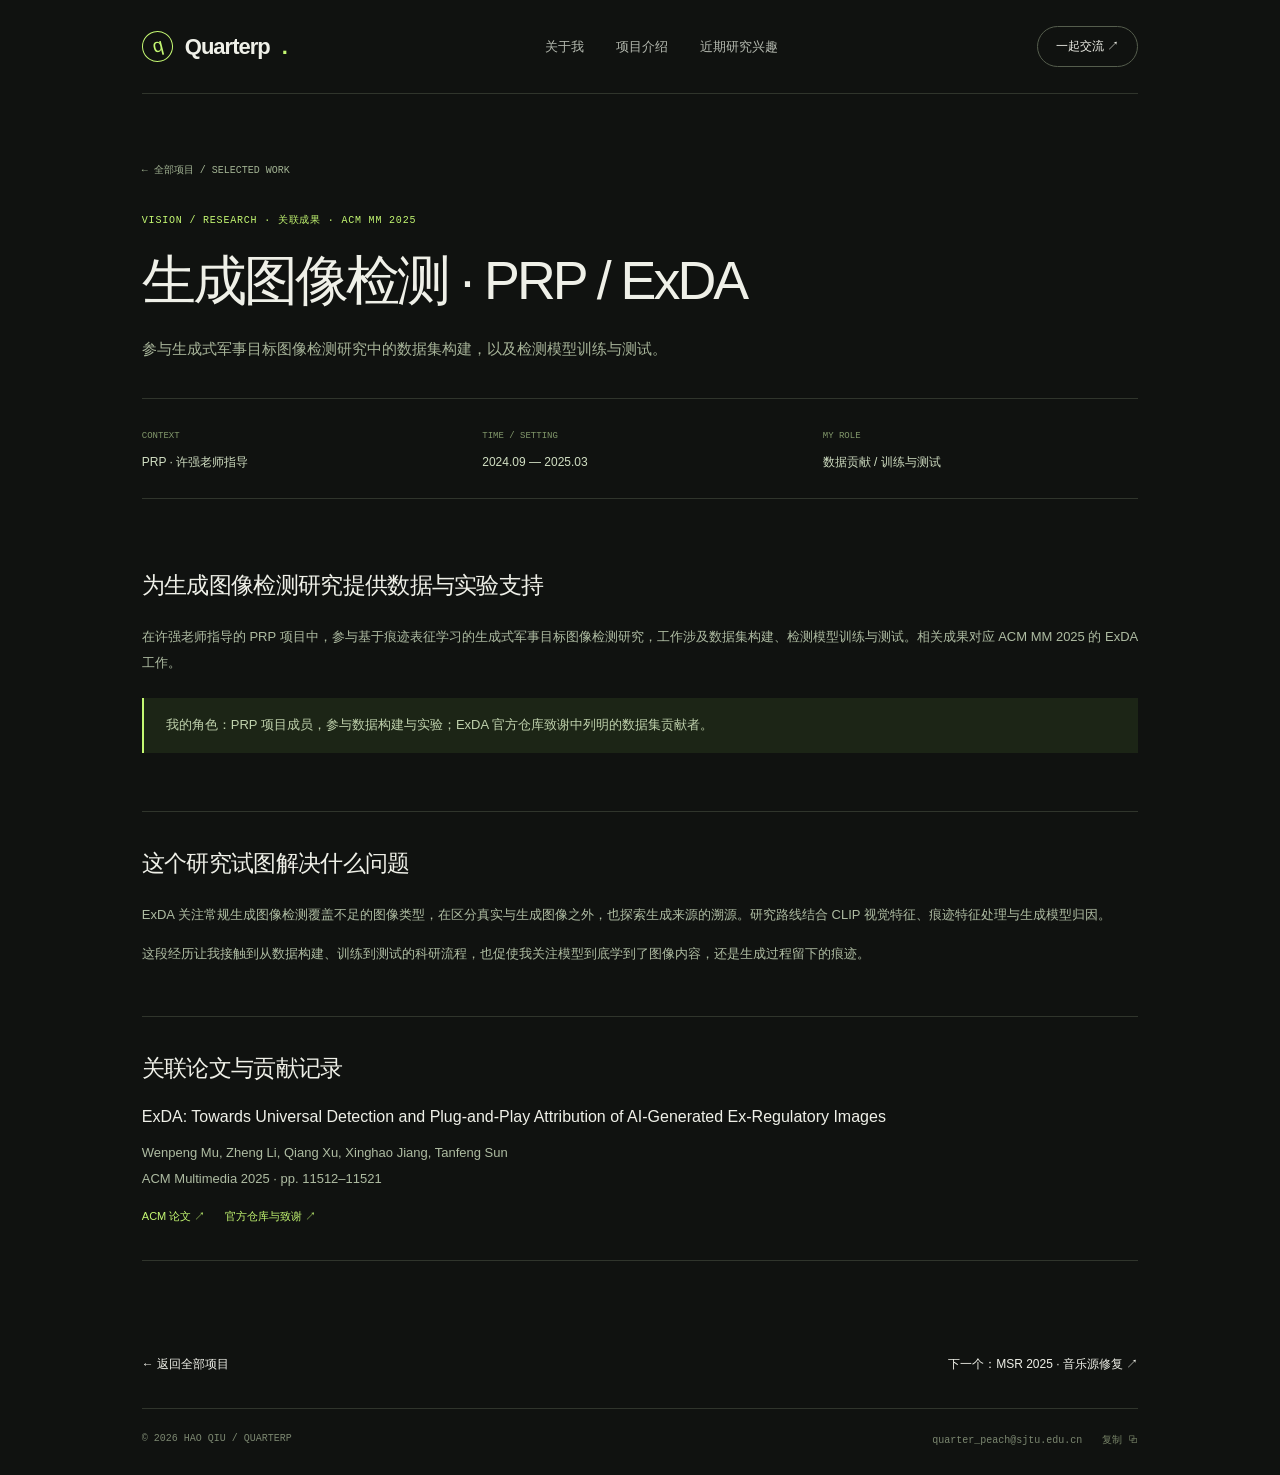
<file: projects/exda.html>
<!doctype html><html lang="zh-CN"><head><meta charset="utf-8"><meta name="viewport" content="width=device-width,initial-scale=1"><meta name="description" content="参与生成式军事目标图像检测研究中的数据集构建，以及检测模型训练与测试。"><meta name="theme-color" content="#101210"><title>生成图像检测 · PRP / ExDA — 邱昊 Hao Qiu</title><link rel="stylesheet" href="/site.css"></head><body id="top"><div class="detail-wrap"><header><nav aria-label="主导航"><a class="brand" href="/"><span class="logo">q</span>Quarterp<span class="accent">.</span></a><div class="navlinks"><a href="/#about">关于我</a><a href="/#projects">项目介绍</a><a href="/#research">近期研究兴趣</a></div><a class="nav-contact" href="/#contact">一起交流 ↗</a></nav></header><main><div class="detail-hero"><a class="breadcrumb" href="/#projects">← 全部项目 / SELECTED WORK</a><div class="detail-label">VISION / RESEARCH · 关联成果 · ACM MM 2025</div><h1>生成图像检测 · PRP / ExDA</h1><p class="detail-summary">参与生成式军事目标图像检测研究中的数据集构建，以及检测模型训练与测试。</p><div class="detail-facts"><div><span>CONTEXT</span><p>PRP · 许强老师指导</p></div><div><span>TIME / SETTING</span><p>2024.09 — 2025.03</p></div><div><span>MY ROLE</span><p>数据贡献 / 训练与测试</p></div></div></div><div class="detail-content"><section class="detail-section"><h2>为生成图像检测研究提供数据与实验支持</h2><p>在许强老师指导的 PRP 项目中，参与基于痕迹表征学习的生成式军事目标图像检测研究，工作涉及数据集构建、检测模型训练与测试。相关成果对应 ACM MM 2025 的 ExDA 工作。</p><div class="callout">我的角色：PRP 项目成员，参与数据构建与实验；ExDA 官方仓库致谢中列明的数据集贡献者。</div></section><section class="detail-section"><h2>这个研究试图解决什么问题</h2><p>ExDA 关注常规生成图像检测覆盖不足的图像类型，在区分真实与生成图像之外，也探索生成来源的溯源。研究路线结合 CLIP 视觉特征、痕迹特征处理与生成模型归因。</p><p>这段经历让我接触到从数据构建、训练到测试的科研流程，也促使我关注模型到底学到了图像内容，还是生成过程留下的痕迹。</p></section><section class="detail-section"><h2>关联论文与贡献记录</h2><h3>ExDA: Towards Universal Detection and Plug-and-Play Attribution of AI-Generated Ex-Regulatory Images</h3><p>Wenpeng Mu, Zheng Li, Qiang Xu, Xinghao Jiang, Tanfeng Sun<br>ACM Multimedia 2025 · pp. 11512–11521</p><div class="pub-links"><a href="https://dl.acm.org/doi/10.1145/3746027.3755434" target="_blank" rel="noopener noreferrer">ACM 论文 ↗</a><a href="https://github.com/mwp-create-wonders/ExDA#-致谢" target="_blank" rel="noopener noreferrer">官方仓库与致谢 ↗</a></div></section></div><div class="detail-bottom"><a href="/#projects">← 返回全部项目</a><a href="/projects/msr.html">下一个：MSR 2025 · 音乐源修复 ↗</a></div></main><footer class="footer"><span>© 2026 HAO QIU / QUARTERP</span><button class="footer-copy copy-email" type="button" data-copy-email="quarter_peach@sjtu.edu.cn" aria-label="复制邮箱 quarter_peach@sjtu.edu.cn">quarter_peach@sjtu.edu.cn <span class="copy-label">复制 ⧉</span></button></footer></div><dialog class="media-dialog" id="image-viewer" aria-label="查看项目原图"><button class="close-image" autofocus>关闭 ✕</button><img alt=""></dialog><script src="/portfolio.js" defer></script><div class="copy-status" role="status" aria-live="polite" aria-atomic="true"></div></body></html>
</file>
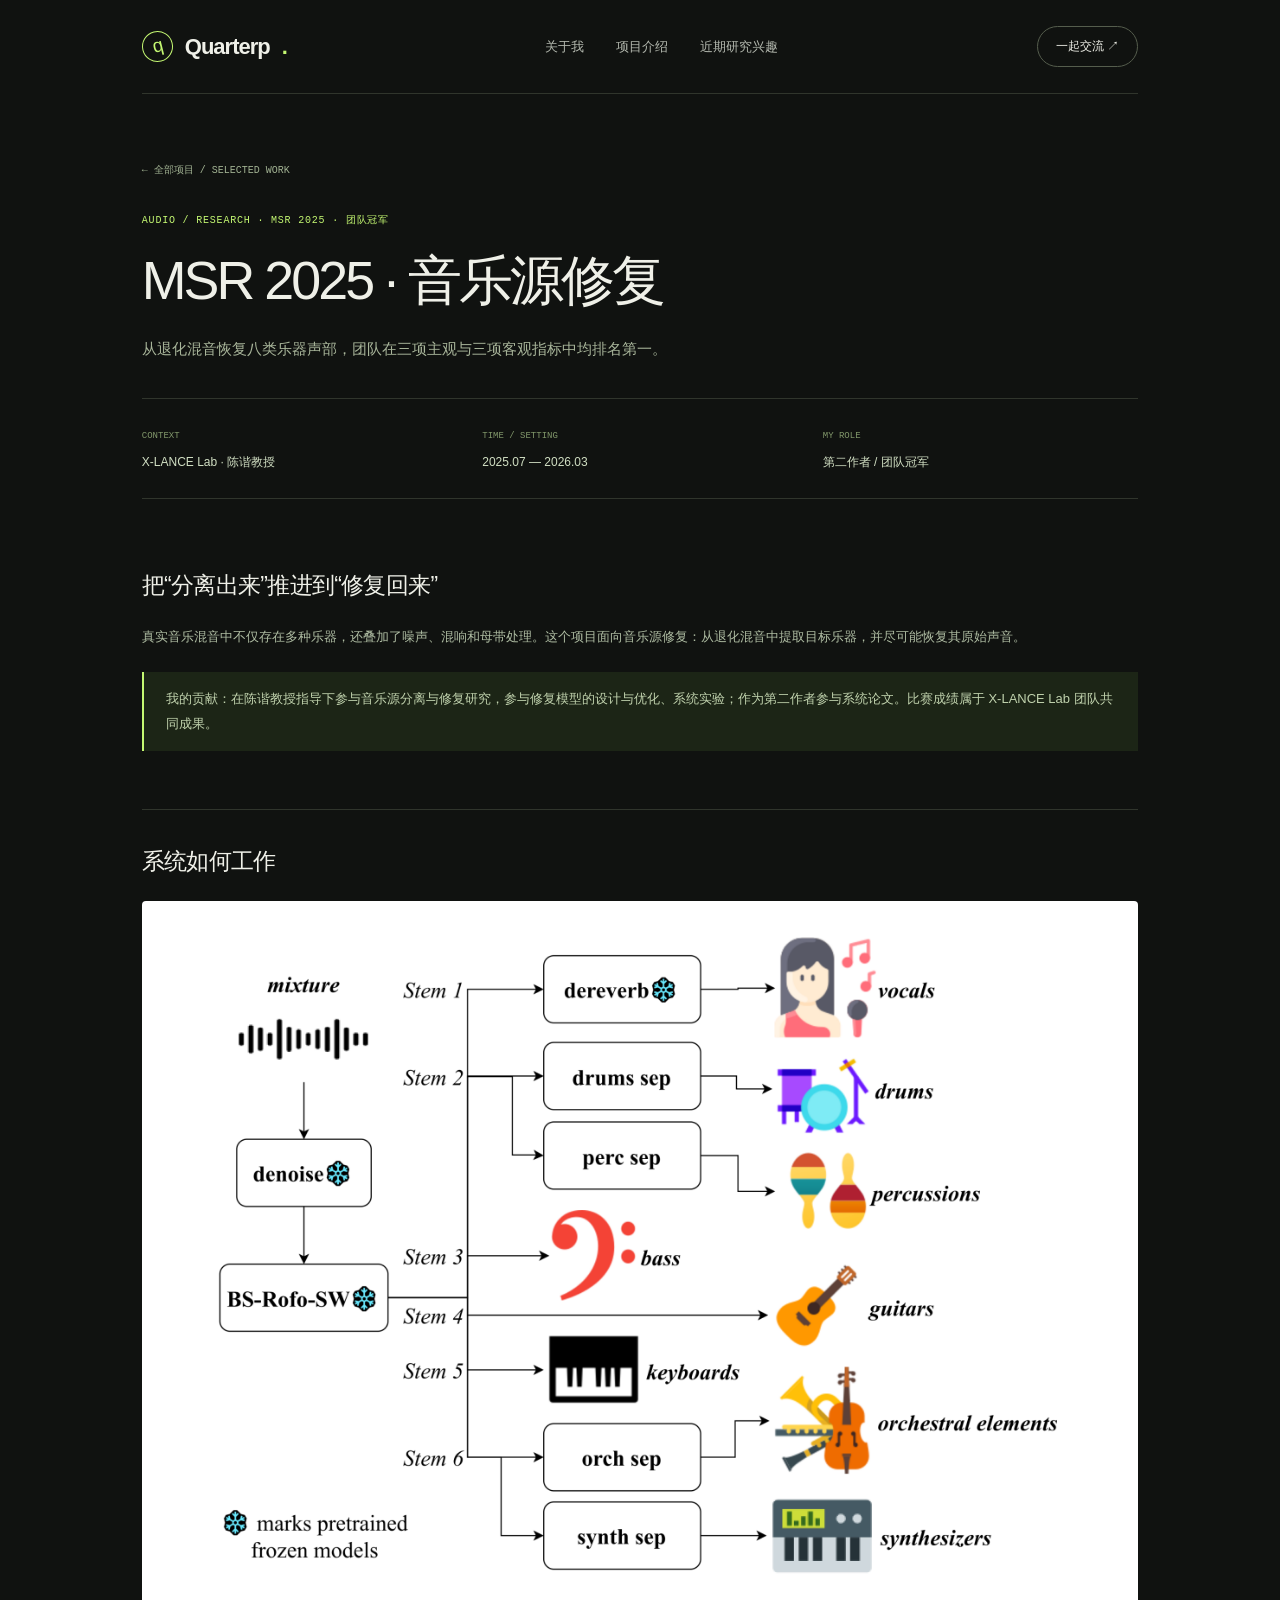
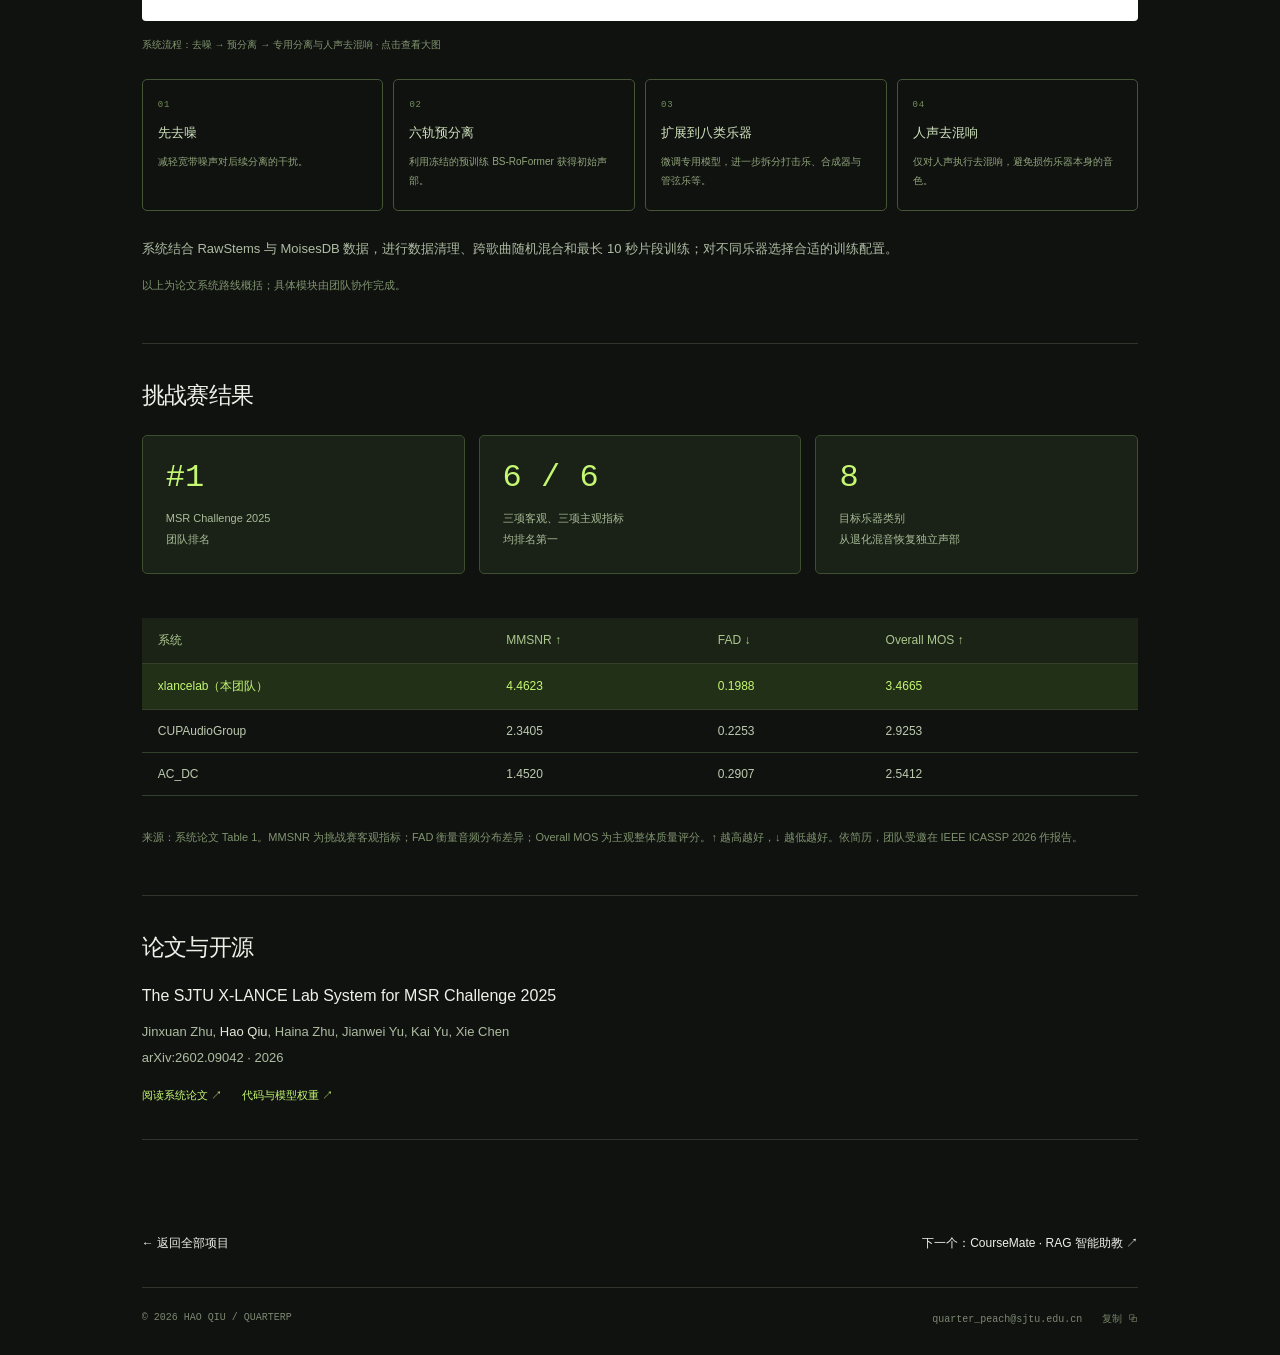
<file: projects/msr.html>
<!doctype html><html lang="zh-CN"><head><meta charset="utf-8"><meta name="viewport" content="width=device-width,initial-scale=1"><meta name="description" content="从退化混音恢复八类乐器声部，团队在三项主观与三项客观指标中均排名第一。"><meta name="theme-color" content="#101210"><title>MSR 2025 · 音乐源修复 — 邱昊 Hao Qiu</title><link rel="stylesheet" href="/site.css"></head><body id="top"><div class="detail-wrap"><header><nav aria-label="主导航"><a class="brand" href="/"><span class="logo">q</span>Quarterp<span class="accent">.</span></a><div class="navlinks"><a href="/#about">关于我</a><a href="/#projects">项目介绍</a><a href="/#research">近期研究兴趣</a></div><a class="nav-contact" href="/#contact">一起交流 ↗</a></nav></header><main><div class="detail-hero"><a class="breadcrumb" href="/#projects">← 全部项目 / SELECTED WORK</a><div class="detail-label">AUDIO / RESEARCH · MSR 2025 · 团队冠军</div><h1>MSR 2025 · 音乐源修复</h1><p class="detail-summary">从退化混音恢复八类乐器声部，团队在三项主观与三项客观指标中均排名第一。</p><div class="detail-facts"><div><span>CONTEXT</span><p>X-LANCE Lab · 陈谐教授</p></div><div><span>TIME / SETTING</span><p>2025.07 — 2026.03</p></div><div><span>MY ROLE</span><p>第二作者 / 团队冠军</p></div></div></div><div class="detail-content"><section class="detail-section"><h2>把“分离出来”推进到“修复回来”</h2><p>真实音乐混音中不仅存在多种乐器，还叠加了噪声、混响和母带处理。这个项目面向音乐源修复：从退化混音中提取目标乐器，并尽可能恢复其原始声音。</p><div class="callout">我的贡献：在陈谐教授指导下参与音乐源分离与修复研究，参与修复模型的设计与优化、系统实验；作为第二作者参与系统论文。比赛成绩属于 X-LANCE Lab 团队共同成果。</div></section><section class="detail-section"><h2>系统如何工作</h2><figure class="evidence architecture-evidence"><button class="image-button" type="button" aria-label="放大：MSR 音乐源修复系统架构"><img src="/assets/msr-architecture.webp" alt="MSR 音乐源修复系统架构" loading="lazy"></button><figcaption>系统流程：去噪 → 预分离 → 专用分离与人声去混响 · 点击查看大图</figcaption></figure><div class="steps"><div class="step"><span class="mono">01</span><b>先去噪</b><small>减轻宽带噪声对后续分离的干扰。</small></div><div class="step"><span class="mono">02</span><b>六轨预分离</b><small>利用冻结的预训练 BS-RoFormer 获得初始声部。</small></div><div class="step"><span class="mono">03</span><b>扩展到八类乐器</b><small>微调专用模型，进一步拆分打击乐、合成器与管弦乐等。</small></div><div class="step"><span class="mono">04</span><b>人声去混响</b><small>仅对人声执行去混响，避免损伤乐器本身的音色。</small></div></div><p>系统结合 RawStems 与 MoisesDB 数据，进行数据清理、跨歌曲随机混合和最长 10 秒片段训练；对不同乐器选择合适的训练配置。</p><p class="source-note">以上为论文系统路线概括；具体模块由团队协作完成。</p></section><section class="detail-section"><h2>挑战赛结果</h2><div class="metric-row"><div class="metric"><b>#1</b><span>MSR Challenge 2025<br>团队排名</span></div><div class="metric"><b>6 / 6</b><span>三项客观、三项主观指标<br>均排名第一</span></div><div class="metric"><b>8</b><span>目标乐器类别<br>从退化混音恢复独立声部</span></div></div><div class="table-scroll"><table><thead><tr><th>系统</th><th>MMSNR ↑</th><th>FAD ↓</th><th>Overall MOS ↑</th></tr></thead><tbody><tr class="ours"><td>xlancelab（本团队）</td><td>4.4623</td><td>0.1988</td><td>3.4665</td></tr><tr><td>CUPAudioGroup</td><td>2.3405</td><td>0.2253</td><td>2.9253</td></tr><tr><td>AC_DC</td><td>1.4520</td><td>0.2907</td><td>2.5412</td></tr></tbody></table></div><p class="source-note">来源：系统论文 Table 1。MMSNR 为挑战赛客观指标；FAD 衡量音频分布差异；Overall MOS 为主观整体质量评分。↑ 越高越好，↓ 越低越好。依简历，团队受邀在 IEEE ICASSP 2026 作报告。</p></section><section class="detail-section"><h2>论文与开源</h2><h3>The SJTU X-LANCE Lab System for MSR Challenge 2025</h3><p>Jinxuan Zhu, <b>Hao Qiu</b>, Haina Zhu, Jianwei Yu, Kai Yu, Xie Chen<br>arXiv:2602.09042 · 2026</p><div class="pub-links"><a href="https://arxiv.org/abs/2602.09042" target="_blank" rel="noopener noreferrer">阅读系统论文 ↗</a><a href="https://github.com/ModistAndrew/xlance-msr" target="_blank" rel="noopener noreferrer">代码与模型权重 ↗</a></div></section></div><div class="detail-bottom"><a href="/#projects">← 返回全部项目</a><a href="/projects/coursemate.html">下一个：CourseMate · RAG 智能助教 ↗</a></div></main><footer class="footer"><span>© 2026 HAO QIU / QUARTERP</span><button class="footer-copy copy-email" type="button" data-copy-email="quarter_peach@sjtu.edu.cn" aria-label="复制邮箱 quarter_peach@sjtu.edu.cn">quarter_peach@sjtu.edu.cn <span class="copy-label">复制 ⧉</span></button></footer></div><dialog class="media-dialog" id="image-viewer" aria-label="查看项目原图"><button class="close-image" autofocus>关闭 ✕</button><img alt=""></dialog><script src="/portfolio.js" defer></script><div class="copy-status" role="status" aria-live="polite" aria-atomic="true"></div></body></html>
</file>
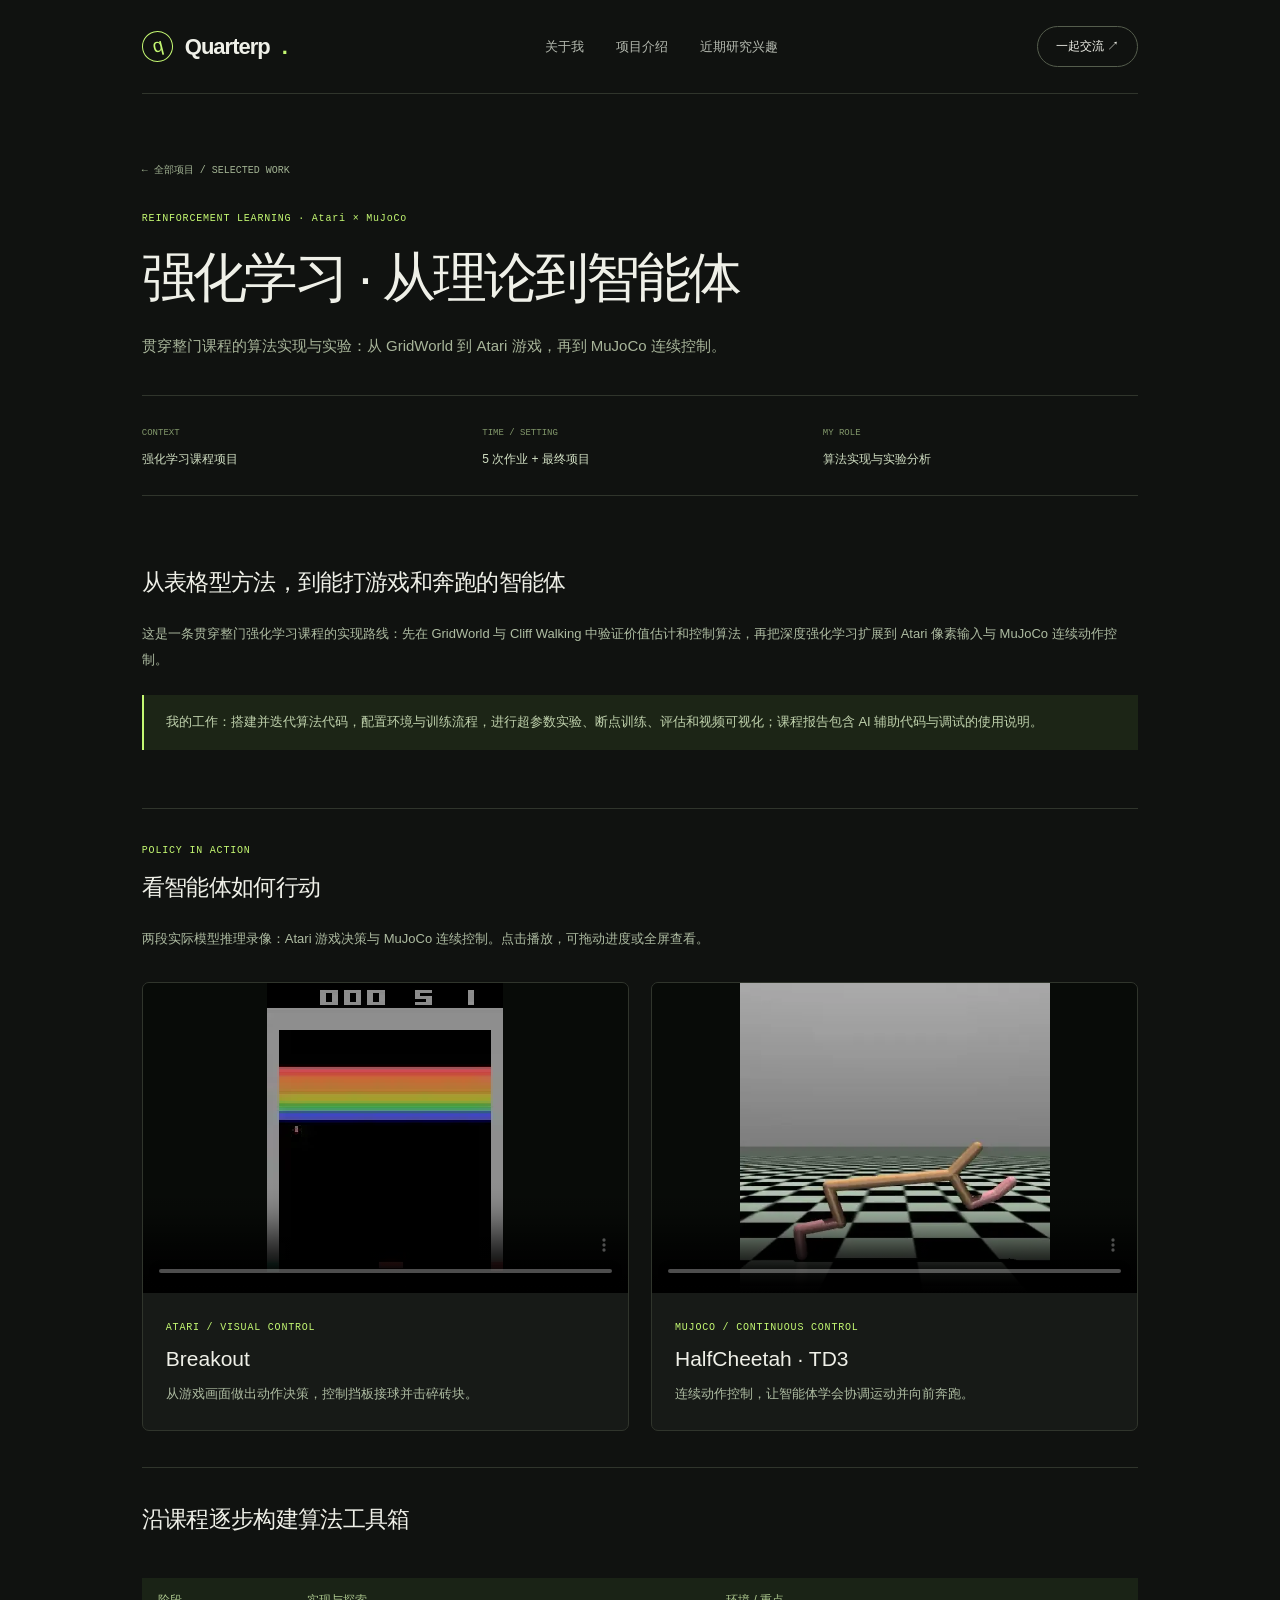
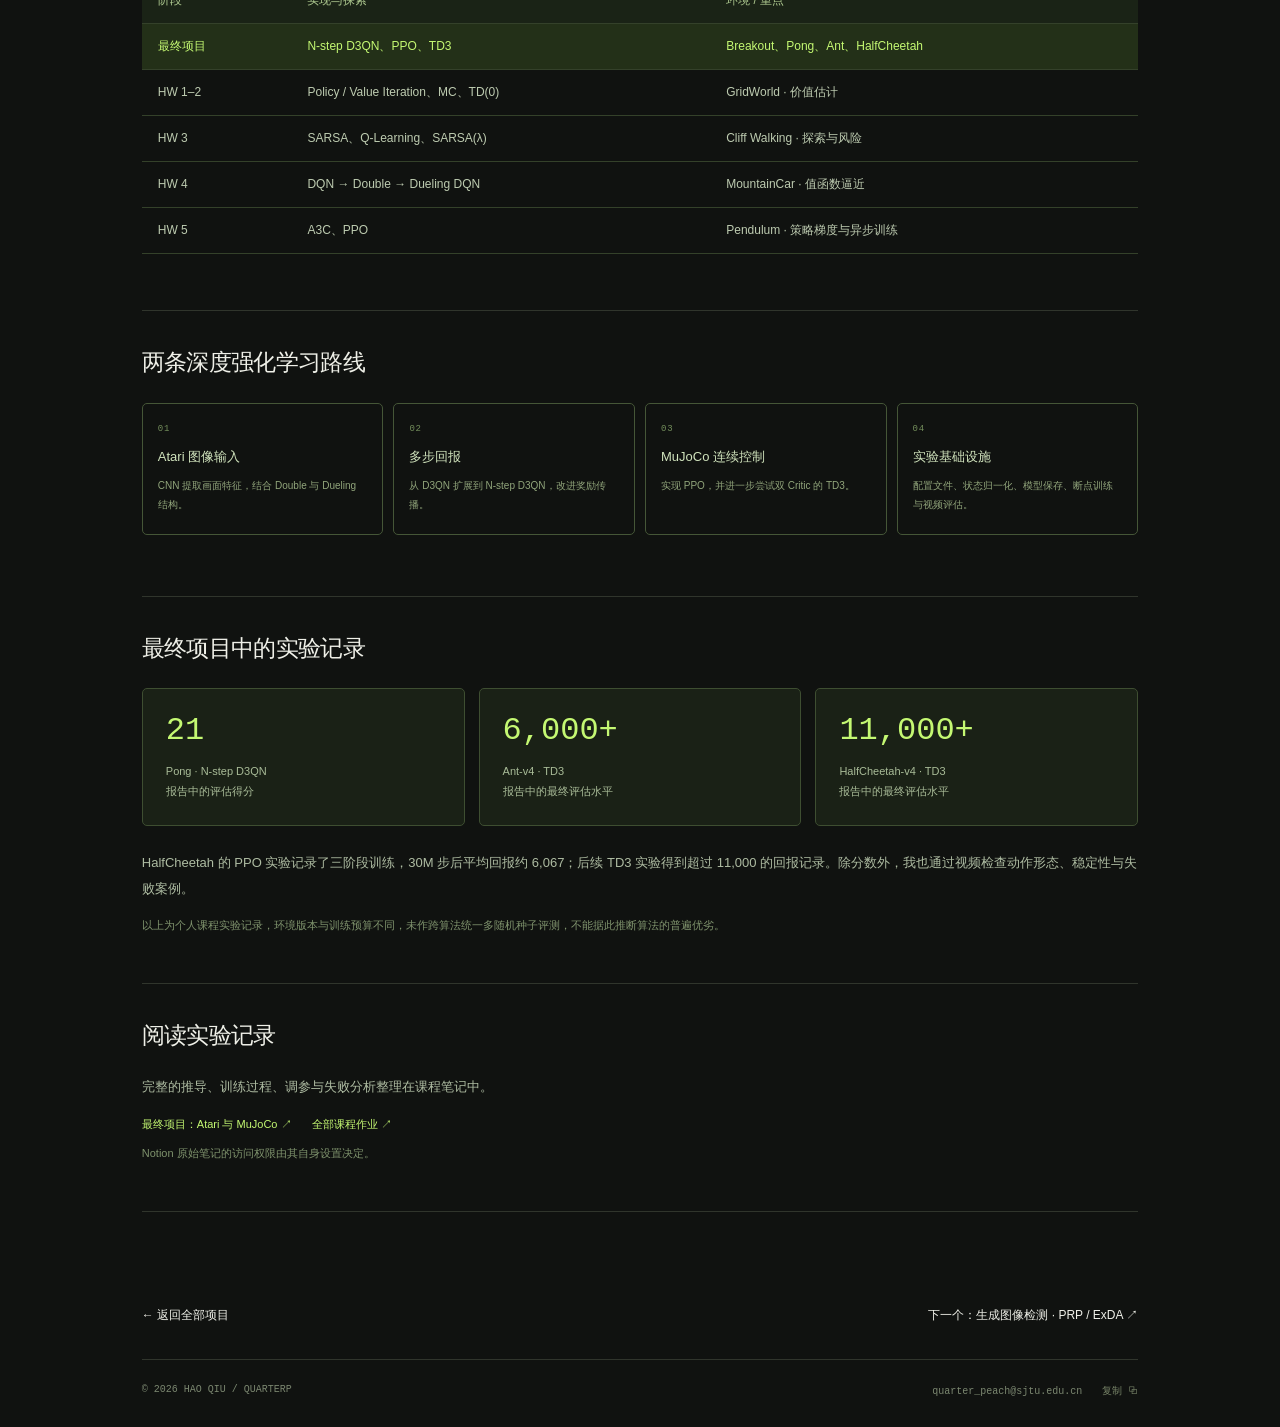
<file: projects/rl.html>
<!doctype html><html lang="zh-CN"><head><meta charset="utf-8"><meta name="viewport" content="width=device-width,initial-scale=1"><meta name="description" content="贯穿整门课程的算法实现与实验：从 GridWorld 到 Atari 游戏，再到 MuJoCo 连续控制。"><meta name="theme-color" content="#101210"><title>强化学习 · 从理论到智能体 — 邱昊 Hao Qiu</title><link rel="stylesheet" href="/site.css"></head><body id="top"><div class="detail-wrap"><header><nav aria-label="主导航"><a class="brand" href="/"><span class="logo">q</span>Quarterp<span class="accent">.</span></a><div class="navlinks"><a href="/#about">关于我</a><a href="/#projects">项目介绍</a><a href="/#research">近期研究兴趣</a></div><a class="nav-contact" href="/#contact">一起交流 ↗</a></nav></header><main><div class="detail-hero"><a class="breadcrumb" href="/#projects">← 全部项目 / SELECTED WORK</a><div class="detail-label">REINFORCEMENT LEARNING · Atari × MuJoCo</div><h1>强化学习 · 从理论到智能体</h1><p class="detail-summary">贯穿整门课程的算法实现与实验：从 GridWorld 到 Atari 游戏，再到 MuJoCo 连续控制。</p><div class="detail-facts"><div><span>CONTEXT</span><p>强化学习课程项目</p></div><div><span>TIME / SETTING</span><p>5 次作业 + 最终项目</p></div><div><span>MY ROLE</span><p>算法实现与实验分析</p></div></div></div><div class="detail-content"><section class="detail-section"><h2>从表格型方法，到能打游戏和奔跑的智能体</h2><p>这是一条贯穿整门强化学习课程的实现路线：先在 GridWorld 与 Cliff Walking 中验证价值估计和控制算法，再把深度强化学习扩展到 Atari 像素输入与 MuJoCo 连续动作控制。</p><div class="callout">我的工作：搭建并迭代算法代码，配置环境与训练流程，进行超参数实验、断点训练、评估和视频可视化；课程报告包含 AI 辅助代码与调试的使用说明。</div></section><section class="detail-section" id="demos"><div class="demo-heading"><div class="detail-label">POLICY IN ACTION</div><h2>看智能体如何行动</h2><p>两段实际模型推理录像：Atari 游戏决策与 MuJoCo 连续控制。点击播放，可拖动进度或全屏查看。</p></div><div class="video-grid"><figure class="video-demo"><div class="video-stage breakout"><video controls playsinline muted preload="metadata" poster="/assets/rl-breakout.webp" aria-label="Atari Breakout 强化学习推理视频"><source src="/assets/rl-breakout.mp4" type="video/mp4"><a href="/assets/rl-breakout.mp4">下载 Breakout 推理视频</a></video></div><figcaption><span class="detail-label">ATARI / VISUAL CONTROL</span><h3>Breakout</h3><p>从游戏画面做出动作决策，控制挡板接球并击碎砖块。</p></figcaption></figure><figure class="video-demo"><div class="video-stage"><video controls playsinline muted loop preload="metadata" poster="/assets/rl-halfcheetah.webp" aria-label="TD3 在 HalfCheetah 环境中的推理视频"><source src="/assets/rl-halfcheetah.mp4" type="video/mp4"><a href="/assets/rl-halfcheetah.mp4">下载 HalfCheetah 推理视频</a></video></div><figcaption><span class="detail-label">MUJOCO / CONTINUOUS CONTROL</span><h3>HalfCheetah · TD3</h3><p>连续动作控制，让智能体学会协调运动并向前奔跑。</p></figcaption></figure></div></section><section class="detail-section"><h2>沿课程逐步构建算法工具箱</h2><div class="table-scroll"><table><thead><tr><th>阶段</th><th>实现与探索</th><th>环境 / 重点</th></tr></thead><tbody><tr class="ours"><td>最终项目</td><td>N-step D3QN、PPO、TD3</td><td>Breakout、Pong、Ant、HalfCheetah</td></tr><tr><td>HW 1–2</td><td>Policy / Value Iteration、MC、TD(0)</td><td>GridWorld · 价值估计</td></tr><tr><td>HW 3</td><td>SARSA、Q-Learning、SARSA(λ)</td><td>Cliff Walking · 探索与风险</td></tr><tr><td>HW 4</td><td>DQN → Double → Dueling DQN</td><td>MountainCar · 值函数逼近</td></tr><tr><td>HW 5</td><td>A3C、PPO</td><td>Pendulum · 策略梯度与异步训练</td></tr></tbody></table></div></section><section class="detail-section"><h2>两条深度强化学习路线</h2><div class="steps"><div class="step"><span class="mono">01</span><b>Atari 图像输入</b><small>CNN 提取画面特征，结合 Double 与 Dueling 结构。</small></div><div class="step"><span class="mono">02</span><b>多步回报</b><small>从 D3QN 扩展到 N-step D3QN，改进奖励传播。</small></div><div class="step"><span class="mono">03</span><b>MuJoCo 连续控制</b><small>实现 PPO，并进一步尝试双 Critic 的 TD3。</small></div><div class="step"><span class="mono">04</span><b>实验基础设施</b><small>配置文件、状态归一化、模型保存、断点训练与视频评估。</small></div></div></section><section class="detail-section"><h2>最终项目中的实验记录</h2><div class="metric-row"><div class="metric"><b>21</b><span>Pong · N-step D3QN<br>报告中的评估得分</span></div><div class="metric"><b>6,000+</b><span>Ant-v4 · TD3<br>报告中的最终评估水平</span></div><div class="metric"><b>11,000+</b><span>HalfCheetah-v4 · TD3<br>报告中的最终评估水平</span></div></div><p>HalfCheetah 的 PPO 实验记录了三阶段训练，30M 步后平均回报约 6,067；后续 TD3 实验得到超过 11,000 的回报记录。除分数外，我也通过视频检查动作形态、稳定性与失败案例。</p><p class="source-note">以上为个人课程实验记录，环境版本与训练预算不同，未作跨算法统一多随机种子评测，不能据此推断算法的普遍优劣。</p></section><section class="detail-section"><h2>阅读实验记录</h2><p>完整的推导、训练过程、调参与失败分析整理在课程笔记中。</p><div class="pub-links"><a href="https://app.notion.com/p/2d5f0db6472e80d38958d283c1498ef5" target="_blank" rel="noopener noreferrer">最终项目：Atari 与 MuJoCo ↗</a><a href="https://app.notion.com/p/slide-2a4f0db6472e808898a3f4a31f1d464f?source=copy_link" target="_blank" rel="noopener noreferrer">全部课程作业 ↗</a></div><p class="source-note">Notion 原始笔记的访问权限由其自身设置决定。</p></section></div><div class="detail-bottom"><a href="/#projects">← 返回全部项目</a><a href="/projects/exda.html">下一个：生成图像检测 · PRP / ExDA ↗</a></div></main><footer class="footer"><span>© 2026 HAO QIU / QUARTERP</span><button class="footer-copy copy-email" type="button" data-copy-email="quarter_peach@sjtu.edu.cn" aria-label="复制邮箱 quarter_peach@sjtu.edu.cn">quarter_peach@sjtu.edu.cn <span class="copy-label">复制 ⧉</span></button></footer></div><dialog class="media-dialog" id="image-viewer" aria-label="查看项目原图"><button class="close-image" autofocus>关闭 ✕</button><img alt=""></dialog><script src="/portfolio.js" defer></script><div class="copy-status" role="status" aria-live="polite" aria-atomic="true"></div></body></html>
</file>
<file: site.css>
:root{--bg:#101210;--panel:#171a17;--text:#eff0e8;--muted:#92988d;--accent:#c4f872;--line:#30352c;--mono:ui-monospace,SFMono-Regular,Consolas,monospace}*{box-sizing:border-box}html{scroll-behavior:smooth;scroll-padding-top:100px}body{margin:0;background:var(--bg);color:var(--text);font-family:Inter,-apple-system,BlinkMacSystemFont,"Segoe UI","PingFang SC","Microsoft YaHei",sans-serif;-webkit-font-smoothing:antialiased}a{color:inherit;text-decoration:none}button{font:inherit;color:inherit;cursor:pointer}button,a{-webkit-tap-highlight-color:transparent}button:focus-visible,a:focus-visible{outline:2px solid var(--accent);outline-offset:6px}::selection{background:var(--accent);color:var(--bg)}.wrap{max-width:1440px;margin:auto;padding:0 6%}.mono{font:11px var(--mono);letter-spacing:.09em}.muted{color:var(--muted)}.accent{color:var(--accent)}nav{height:94px;display:flex;align-items:center;justify-content:space-between;border-bottom:1px solid var(--line);gap:30px}.brand{font-size:22px;font-weight:700;letter-spacing:-1px;display:flex;align-items:center;gap:12px}.logo{display:grid;place-items:center;border:1px solid var(--accent);color:var(--accent);width:31px;height:31px;border-radius:50%;font:19px var(--mono);transform:rotate(-14deg)}.navlinks{display:flex;gap:32px;font-size:13px;color:#b4b9af}.navlinks a:hover{color:var(--accent)}.nav-contact{font-size:12px;border:1px solid #555d4d;border-radius:30px;padding:11px 18px;display:flex;gap:24px;align-items:center}.nav-contact:hover{border-color:var(--accent);color:var(--accent)}.hero{position:relative;min-height:650px;display:grid;grid-template-columns:1.1fr 1fr;align-items:center;padding-top:48px;padding-bottom:64px;gap:10px}.eyebrow{display:flex;gap:10px;align-items:center;text-transform:uppercase;color:#b8c1ab}.dot{width:6px;height:6px;background:var(--accent);border-radius:50%;box-shadow:0 0 12px #c4f87255}h1{font-size:clamp(50px,5.5vw,82px);font-weight:500;line-height:1.22;letter-spacing:-.055em;margin:32px 0 28px}h1 .last{color:var(--accent)}.intro{max-width:415px;color:#9da595;font-size:14px;line-height:1.95}.intro strong{font-weight:400;color:var(--text)}.hero-buttons{display:flex;align-items:center;gap:30px;margin-top:35px;font-size:12px}.primary{display:flex;align-items:center;gap:32px;background:var(--accent);color:#16210d;padding:15px 21px;border-radius:4px;transition:transform .2s,background .2s}.primary:hover{transform:translateY(-3px);background:#d6ff9c}.text-link{border-bottom:1px solid #656c5c;padding-bottom:6px}.text-link:hover{color:var(--accent)}.hero-foot{display:flex;gap:25px;margin-top:44px;color:var(--muted);font-size:10px;letter-spacing:.03em}.hero-foot span{display:flex;align-items:center;gap:7px}.hero-foot i{width:4px;height:4px;background:#7a8271;border-radius:50%}.visual{position:relative;height:510px;min-width:0;align-self:center;isolation:isolate}.visual:before{content:"";position:absolute;inset:20% 7%;background:radial-gradient(ellipse,#a2e7570b,transparent 65%);z-index:-1}canvas{height:100%;width:100%;display:block;touch-action:pan-y}.vis-top{position:absolute;top:14px;left:15px;right:8px;display:flex;justify-content:space-between;pointer-events:none;font-size:9px;color:#6f7e60}.vis-tag{position:absolute;bottom:56px;left:50%;transform:translateX(-50%);white-space:nowrap;display:flex;align-items:center;gap:8px;color:#a6b594;font-size:9px}.vis-bottom{position:absolute;bottom:7px;left:15px;right:8px;display:flex;justify-content:space-between;align-items:center;gap:12px}.view-switch{display:flex;gap:3px;border:1px solid var(--line);padding:3px;border-radius:30px;background:#141713}.view-switch button{border:0;background:transparent;color:#7c8772;font:9px var(--mono);padding:7px 11px;border-radius:30px}.view-switch button[aria-pressed=true]{background:#c4f872;color:#15210d}.pause{border:0;background:transparent;padding:7px 0;color:#a8b599;font:10px var(--mono)}.ticker{border-block:1px solid var(--line);padding:24px 0;display:flex;align-items:center;justify-content:space-between;gap:20px;font:11px var(--mono);letter-spacing:.06em;color:#939d85}.ticker .star{color:var(--accent);font-size:19px}.section{padding-top:105px;padding-bottom:100px;border-bottom:1px solid var(--line)}.section-head{display:flex;justify-content:space-between;align-items:flex-end;margin-bottom:45px;gap:20px}.section-kicker{font:11px var(--mono);color:var(--accent);letter-spacing:.1em;margin-bottom:18px}h2{font-size:34px;font-weight:450;margin:0;letter-spacing:-.03em}.section-desc{font-size:12px;color:var(--muted);line-height:1.9;max-width:265px;margin:0}.research-grid{display:grid;grid-template-columns:1.25fr 1fr;gap:18px}.research-main{grid-row:span 2;border:1px solid #3c4a2a;border-radius:8px;padding:32px;min-height:460px;display:flex;flex-direction:column;position:relative;overflow:hidden;background:linear-gradient(140deg,#20271b,#141812 75%)}.research-main .num{color:#a2bb81}.research-main h3{font-size:27px;font-weight:450;line-height:1.45;margin:30px 0 15px;max-width:360px}.research-main p{font-size:13px;color:#a1ad95;max-width:350px;line-height:1.95;margin:0}.signal{height:100px;display:flex;align-items:center;justify-content:center;gap:4px;margin:20px -5px 14px;mask-image:linear-gradient(90deg,transparent,#000 18%,#000 82%,transparent)}.signal i{display:block;flex:1;max-width:4px;background:var(--accent);border-radius:5px;opacity:.65;transform-origin:center;animation:breathe 2.4s ease-in-out infinite alternate}.tags{display:flex;gap:7px;flex-wrap:wrap}.tag{font:9px var(--mono);color:#abb99a;border:1px solid #414c36;padding:6px 9px;border-radius:3px}.research-main .tags{margin-top:auto}.research-small{border:1px solid var(--line);border-radius:8px;padding:26px 30px;position:relative;background:#151815;transition:border-color .2s}.research-small:hover{border-color:#667d4c}.research-small h3{font-size:19px;font-weight:500;margin:17px 0 10px}.research-small p{font-size:12px;color:var(--muted);line-height:1.9;margin:0;max-width:345px}.card-symbol{position:absolute;right:25px;top:23px;color:#62754c;font:27px var(--mono)}.section-head .mono{font-size:10px}.projects{border-top:1px solid var(--line)}.project{border-bottom:1px solid var(--line)}.project-button{display:grid;grid-template-columns:55px 1fr 180px 35px;align-items:center;width:100%;gap:20px;background:none;border:none;padding:27px 0;text-align:left}.project-button .index{font:11px var(--mono);color:#748168}.project-title{font-size:19px;letter-spacing:-.02em}.project-button small{display:block;color:var(--muted);font-size:11px;margin-top:8px;font-weight:400}.project-type{font:10px var(--mono);color:#939f87}.project-arrow{width:32px;height:32px;border:1px solid #3d4634;border-radius:50%;display:grid;place-items:center;color:var(--accent);font-weight:400;font-size:20px;transition:transform .2s}.project-button[aria-expanded=true] .project-arrow{transform:rotate(45deg);background:#26301c}.project-button:hover .project-title{color:var(--accent)}.project-detail{padding:0 70px 26px;font-size:13px;line-height:1.9;color:#a8b29d;max-width:850px}.project-detail p{margin:0 0 15px}.about{display:grid;grid-template-columns:1fr 1.2fr;gap:90px}.about-left .quote{font-size:27px;line-height:1.55;letter-spacing:-.025em;margin-top:30px;max-width:330px}.about-left .quote span{color:var(--accent)}.about-copy{font-size:14px;line-height:2;color:#a2ac96;margin:0 0 30px}.timeline{border-left:1px solid #39422f;margin-left:4px}.timeline-item{position:relative;padding:0 0 28px 25px}.timeline-item:last-child{padding-bottom:0}.timeline-item:before{content:"";position:absolute;left:-4px;top:6px;width:7px;height:7px;border-radius:50%;background:var(--accent)}.timeline-item time{font:10px var(--mono);color:#859672}.timeline-item h3{font-size:15px;font-weight:500;margin:9px 0 7px}.timeline-item p{font-size:12px;color:var(--muted);margin:0;line-height:1.8}.contact{padding:90px 0 70px;display:flex;justify-content:space-between;align-items:flex-end;gap:30px}.contact h2{font-size:clamp(30px,4vw,52px);line-height:1.4;max-width:580px}.contact .section-kicker{margin-bottom:24px}.contact p{font-size:12px;color:var(--muted);line-height:1.9}.back-top{border:1px solid #465239;border-radius:50%;width:65px;height:65px;display:grid;place-items:center;font-size:25px;color:var(--accent);transition:background .2s}.back-top:hover{background:#26331b}.footer{border-top:1px solid var(--line);display:flex;justify-content:space-between;padding:24px 0 28px;gap:20px;color:#7b8770;font:10px var(--mono)}.footer span:last-child{color:#a2b38c}.reveal{opacity:0;transform:translateY(20px);transition:opacity .7s,transform .7s}.reveal.seen{opacity:1;transform:none}@keyframes breathe{to{transform:scaleY(.55);opacity:.3}}@media(min-width:1600px){.hero{min-height:740px}.visual{height:570px}}@media(max-width:900px){.wrap{padding:0 5%}.navlinks{gap:20px}.hero{grid-template-columns:1fr 1fr;min-height:590px}.visual{height:430px}h1{font-size:53px}.hero-foot{gap:14px;flex-wrap:wrap}.research-grid{grid-template-columns:1.1fr 1fr}.research-main{padding:25px}.about{gap:40px}.ticker{font-size:9px}.project-button{grid-template-columns:30px 1fr 130px 30px;gap:10px}}@media(max-width:650px){nav{height:77px}.navlinks{gap:17px;font-size:11px}.nav-contact{display:none}.brand{font-size:20px}.hero{display:flex;flex-direction:column;align-items:stretch;padding-top:43px;padding-bottom:28px;gap:12px}.hero-copy{position:relative;z-index:1}h1{font-size:58px;margin:26px 0 22px}.intro{font-size:13px;max-width:340px}.hero-buttons{margin-top:27px;gap:25px}.hero-foot{margin-top:25px;font-size:9px}.visual{height:370px;width:100%;margin-top:8px}.vis-top{top:6px}.vis-tag{bottom:49px}.ticker{flex-wrap:wrap;justify-content:center;gap:15px;padding:20px 0;font-size:9px}.ticker .star{font-size:13px}.section{padding:65px 0}.section-head{align-items:flex-start;flex-direction:column;gap:20px;margin-bottom:30px}h2{font-size:29px}.section-desc{max-width:100%;font-size:12px}.research-grid{grid-template-columns:1fr}.research-main{min-height:420px}.research-main h3{font-size:26px}.research-small{padding:25px}.project-button{grid-template-columns:24px 1fr 30px;padding:24px 0}.project-type{display:none}.project-title{font-size:16px}.project-button small{font-size:10px;line-height:1.7}.project-detail{padding:0 0 25px 34px;font-size:12px}.about{grid-template-columns:1fr;gap:34px}.about-left .quote{font-size:27px;max-width:100%}.about-copy{font-size:13px}.contact{padding:62px 0 48px}.back-top{width:48px;height:48px;flex-shrink:0;font-size:22px}.contact h2{font-size:30px}.footer{font-size:9px;flex-direction:column;gap:12px}}@media(prefers-reduced-motion:reduce){html{scroll-behavior:auto}.reveal{opacity:1;transform:none;transition:none}.signal i{animation:none}*{transition:none!important}}

[hidden]{display:none!important}.name-line{font:14px var(--mono);letter-spacing:.04em;margin-bottom:15px;color:#c6d4b9}.hero h1{margin-top:24px}.hero .intro{font-size:13px}.quick-links{display:flex;gap:18px;align-items:center;font:10px var(--mono);margin-top:20px;color:#aab89a}.quick-links a:hover{color:var(--accent)}.facts{display:grid;grid-template-columns:1fr 1fr 1fr;border-bottom:1px solid var(--line);padding:25px 0;gap:30px}.fact{display:flex;align-items:baseline;gap:15px}.fact b{font:28px var(--mono);color:var(--accent);white-space:nowrap;font-weight:400}.fact span{font-size:11px;color:#a8b09e;line-height:1.8}.filterbar{display:flex;flex-wrap:wrap;gap:8px;margin:0 0 28px}.filterbar button{border:1px solid var(--line);border-radius:25px;background:none;padding:9px 17px;font-size:11px;color:#9aa58f}.filterbar button[aria-pressed=true]{color:#17200e;background:var(--accent);border-color:var(--accent)}.work-grid{display:grid;grid-template-columns:1fr 1fr;gap:22px}.work-card{display:flex;flex-direction:column;border:1px solid var(--line);border-radius:7px;overflow:hidden;background:var(--panel);transition:transform .25s,border-color .25s}.work-card:hover{transform:translateY(-4px);border-color:#79905c}.work-card .card-link{display:flex;flex-direction:column;height:100%}.work-art{height:238px;overflow:hidden;background:#1c2319;position:relative;display:flex;align-items:center;justify-content:center;border-bottom:1px solid var(--line);padding:24px}.work-art img{display:block;width:100%;height:100%;object-fit:contain;transition:transform .4s}.work-card:hover .work-art img{transform:scale(1.025)}.work-art.cm-art{background:#dbe2d7;padding:18px}.work-art.cm-art img{border-radius:4px;box-shadow:0 10px 20px #0002}.work-art.cuda-art{padding:24px 35px;background:#192019}.work-art.cuda-art img{object-fit:cover;object-position:bottom;border-radius:4px;opacity:.8}.work-body{padding:25px 28px 24px;display:flex;flex-direction:column;flex:1}.work-meta{display:flex;justify-content:space-between;font:9px var(--mono);color:#98a986;gap:12px;letter-spacing:.03em}.work-badge{color:var(--accent)}.work-body h3{font-size:23px;font-weight:450;letter-spacing:-.03em;margin:17px 0 13px}.work-body p{font-size:12px;line-height:1.9;color:#9da992;margin:0 0 19px}.work-role{font-size:11px;line-height:1.8;color:#c3cfb6;border-top:1px solid var(--line);padding-top:15px;margin-top:auto}.work-bottom{display:flex;justify-content:space-between;gap:14px;margin-top:19px;align-items:center;font-size:11px;color:var(--accent)}.work-bottom .mono{font-size:9px;color:#7e8e6d}.art-title{position:absolute;top:20px;left:25px;font:9px var(--mono);color:#a2b98d;letter-spacing:.08em}.music-art{background:radial-gradient(ellipse at 65% 60%,#384d2425,transparent),#192117}.music-bars{display:flex;align-items:center;gap:5px;width:65%;height:125px}.music-bars i{flex:1;background:linear-gradient(#d8ffa7,#658842);height:var(--height);opacity:.7;border-radius:3px}.music-stems{display:grid;grid-template-columns:1fr 1fr;gap:8px;position:absolute;right:30px;top:75px;font:9px var(--mono);color:#b4c79d}.music-stems span{padding:6px 9px;border:1px solid #495a37;background:#1d2819}.music-bars{margin-right:100px}.research-art{font-size:22px;font-family:var(--mono);gap:9px;flex-wrap:wrap}.token{padding:10px;border:1px solid #5c7042;border-radius:3px;color:#d3e6ba}.token.mask{color:#60764b;background:#222f1b}.token.recovered{background:#c4f872;color:#202a16}.token-note{position:absolute;bottom:25px;left:25px;font:9px var(--mono);color:#8c9d7c}.rl-art{background:linear-gradient(120deg,#18231d,#1f2520)}.rl-board{width:200px;height:130px;border:1px solid #4b6950;position:relative}.rl-board:before{content:'';position:absolute;left:50%;height:100%;border-left:1px dashed #5c775c}.paddle{position:absolute;background:var(--accent);height:33px;width:5px;top:54px;left:17px}.paddle.two{right:17px;left:auto;top:24px}.ball{position:absolute;width:7px;height:7px;background:#e8f6dc;top:45px;left:125px}.rl-results{font-family:var(--mono);font-size:10px;display:grid;gap:13px;margin-left:28px;color:#9db18d}.rl-results strong{color:var(--accent);font-size:22px;font-weight:400}.vision-art{gap:28px}.fingerprint{width:125px;height:125px;border-radius:50%;background:repeating-radial-gradient(ellipse at 55% 45%,transparent 0 6px,#89a665 7px 8px,transparent 9px 12px);transform:rotate(-25deg);opacity:.75;mask-image:radial-gradient(circle,#000 45%,transparent 70%)}.vision-caption{font:12px var(--mono);color:#afc495;line-height:2}.about-identity{display:flex;gap:20px;align-items:center;margin:28px 0}.portrait{width:95px;height:122px;object-fit:cover;object-position:top;border-radius:5px;filter:saturate(.65)}.identity-name{font-size:25px;font-weight:450;margin-bottom:9px}.identity-en{font:12px var(--mono);color:#8fa277}.identity-extra{font-size:11px;line-height:1.9;margin-top:12px;color:#9ba78e}.course-list{display:flex;flex-wrap:wrap;gap:7px;margin-top:22px}.course-list span{font-size:10px;border:1px solid #3b4731;padding:8px 10px;border-radius:4px;color:#a8b896}.about-copy{font-size:13px}.about{gap:65px}.activities{margin-top:28px;padding-top:20px;border-top:1px solid var(--line);color:#a4b298;font-size:12px;line-height:2}.contact-actions{display:flex;flex-wrap:wrap;gap:12px;margin-top:27px}.outline-link{font-size:12px;border:1px solid #4a593b;padding:13px 18px;border-radius:4px;color:#c6d5b8}.outline-link:hover{border-color:var(--accent);color:var(--accent)}.contact-mail{font:13px var(--mono);color:var(--accent);margin-top:20px;display:inline-block}.section-number{margin-top:12px;font:10px var(--mono);color:#82956e}.publication{padding:27px;border:1px solid var(--line);border-radius:7px;margin-top:24px}.publication .pub-title{font-size:18px;font-weight:450;line-height:1.6;margin:13px 0}.publication p{font-size:12px;color:#96a68a;line-height:1.9}.publication strong{color:var(--text);font-weight:450}.pub-links{display:flex;flex-wrap:wrap;gap:20px;color:var(--accent);font-size:11px;margin-top:17px}.pub-links a:hover{text-decoration:underline}.detail-wrap{max-width:1150px;margin:auto;padding:0 6%}.detail-hero{padding:65px 0 35px}.breadcrumb{font:10px var(--mono);color:#a2b393;display:inline-block;margin-bottom:36px}.detail-label{font:10px var(--mono);color:var(--accent);letter-spacing:.08em}.detail-hero h1{font-size:clamp(32px,4.2vw,57px);margin:20px 0;line-height:1.25;font-weight:450}.detail-summary{font-size:15px;color:#a8b59a;line-height:1.95;max-width:820px}.detail-facts{display:grid;grid-template-columns:repeat(3,1fr);gap:25px;border-block:1px solid var(--line);padding:25px 0;margin:35px 0 0}.detail-facts span{font:9px var(--mono);color:#82986b}.detail-facts p{font-size:12px;color:#d1dfc3;line-height:1.7;margin:10px 0 0}.detail-content{padding-bottom:60px}.detail-section{padding:36px 0;border-bottom:1px solid var(--line)}.detail-section h2{font-size:23px;margin:0 0 23px}.detail-section h3{font-weight:450;font-size:16px;margin:24px 0 14px}.detail-section p,.detail-section li{color:#aebca2;font-size:13px;line-height:2}.detail-section ul{padding-left:19px}.detail-section li{padding-left:4px;margin:7px 0}.detail-section b{color:#e0ead6;font-weight:500}.callout{border-left:2px solid var(--accent);padding:15px 22px;background:#1c2516;color:#c0d2ad;font-size:13px;line-height:1.9;margin:22px 0}.steps{display:grid;grid-template-columns:repeat(4,1fr);gap:10px;margin:25px 0}.step{border:1px solid #455637;padding:20px 15px;border-radius:5px;position:relative}.step b{display:block;font-size:13px;color:#d1e4bd}.step small{font-size:10px;color:#91a57b;line-height:1.9;display:block;margin-top:10px}.step .mono{font-size:9px;color:#738e5b;margin-bottom:14px;display:block}.metric-row{display:grid;grid-template-columns:repeat(3,1fr);gap:14px;margin:24px 0}.metric{background:#1a2116;border:1px solid #3e4e31;border-radius:5px;padding:23px}.metric b{font:32px var(--mono);color:var(--accent);display:block;font-weight:400;margin-bottom:12px}.metric span{font-size:11px;color:#a9bc98;line-height:1.8}.source-note{font-size:11px!important;color:#7f936d!important;line-height:1.9!important}.table-scroll{overflow:auto}table{width:100%;border-collapse:collapse;font-size:12px;margin:20px 0}th{font-weight:400;color:#acc78e;text-align:left;background:#1a2316}th,td{padding:14px 16px;border-bottom:1px solid #34412a;white-space:nowrap}td{color:#bdcbb0}tr.ours td{color:var(--accent);background:#233018}.image-pair{display:grid;grid-template-columns:1fr 1fr;gap:18px}.evidence{margin:24px 0}.evidence img{display:block;max-width:100%;width:100%;border-radius:4px;background:#e8ebe4}.evidence figcaption{font-size:10px;color:#81956f;line-height:1.9;margin-top:10px}.image-button{border:0;padding:0;background:none;width:100%;cursor:zoom-in}.image-button:hover{outline:1px solid #87a765;outline-offset:3px}.media-dialog{background:#131711;color:#dae7d0;border:1px solid #5e7548;border-radius:7px;padding:45px 15px 15px;width:min(96vw,1550px);max-height:94vh}.media-dialog::backdrop{background:#000c;backdrop-filter:blur(6px)}.media-dialog img{display:block;max-width:100%;max-height:80vh;object-fit:contain;margin:auto}.close-image{position:absolute;top:10px;right:15px;background:none;border:0;color:var(--accent);font-size:12px}.detail-bottom{padding:35px 0;display:flex;justify-content:space-between;gap:20px;font-size:12px}.detail-bottom a:hover{color:var(--accent)}.related-source{font:10px var(--mono);color:#8a9d77}.research-main{min-height:410px}.research-main h3{font-size:25px}.research-main p{font-size:12px}.research-small{padding:26px}.tag{font-size:9px}body:has(dialog[open]){overflow:hidden}@media(max-width:900px){.work-art{height:205px}.work-body{padding:22px}.work-body h3{font-size:21px}.music-stems{right:15px;gap:5px}.music-bars{margin-right:85px}.rl-results{margin-left:15px}.rl-board{width:160px}.facts{gap:10px}.fact{gap:10px}.fact b{font-size:24px}.fact span{font-size:10px}.about{gap:35px}.steps{grid-template-columns:1fr 1fr}.vision-art{gap:15px}.vision-caption{font-size:10px}}@media(max-width:650px){.work-grid{grid-template-columns:1fr}.work-art{height:220px}.work-body h3{font-size:22px}.filterbar{gap:7px}.filterbar button{padding:8px 13px;font-size:10px}.facts{grid-template-columns:1fr;padding:22px 0;gap:20px}.fact{align-items:center;gap:20px}.fact b{font-size:23px;min-width:100px}.fact span{font-size:11px}.about{gap:25px}.about-identity{margin-top:25px}.detail-wrap{padding:0 5%}.detail-hero{padding-top:36px}.detail-facts{grid-template-columns:1fr;gap:20px;padding:23px 0}.detail-facts p{margin-top:6px}.detail-summary{font-size:13px}.detail-section{padding:29px 0}.metric-row{grid-template-columns:1fr}.metric{padding:20px;display:flex;align-items:center;gap:20px}.metric b{font-size:28px;margin:0;min-width:90px}.metric span{font-size:11px}.image-pair{grid-template-columns:1fr;gap:0}.detail-section p,.detail-section li{font-size:12px}.detail-hero h1{letter-spacing:-.04em}.contact-mail{font-size:12px}.publication{padding:22px}.publication .pub-title{font-size:16px}.project-count{display:none}.steps{gap:8px}.step{padding:15px 12px}.navlinks{gap:15px}.brand{gap:8px}.portrait{width:88px;height:113px}.contact-actions .primary{font-size:11px;padding:13px 15px}}

.reveal{opacity:1;transform:translateY(12px)}.reveal.seen{transform:none}@media(prefers-reduced-motion:reduce){.reveal{transform:none}}
.work-art.architecture-art{background:#fff;padding:14px 20px}.architecture-art img{object-fit:contain}.architecture-evidence{max-width:100%;padding:0}.architecture-evidence img{max-height:720px;object-fit:contain;background:#fff;padding:16px}.papers-heading{margin-top:54px;padding-top:30px;border-top:1px solid var(--line)}.papers-heading h3{font-weight:450;font-size:25px;margin:12px 0 0}.copy-email{border:0;background:transparent;padding:8px 0;text-align:left;max-width:100%;white-space:normal;overflow-wrap:anywhere}.copy-email:hover{color:var(--accent)}.copy-label{font:10px var(--mono);opacity:.7;margin-left:14px;white-space:nowrap}.footer-copy{font:10px var(--mono);color:inherit;padding:0}.copy-status{position:fixed;bottom:28px;left:50%;transform:translate(-50%,12px);opacity:0;pointer-events:none;background:#c4f872;color:#16210d;border-radius:6px;padding:13px 23px;font-size:13px;z-index:100;transition:opacity .2s,transform .2s;box-shadow:0 8px 30px #0005;max-width:90vw;text-align:center}.copy-status.visible{opacity:1;transform:translate(-50%,0)}.video-grid{display:grid;grid-template-columns:1fr 1fr;gap:22px;margin-top:30px}.video-demo{margin:0;border:1px solid var(--line);border-radius:7px;overflow:hidden;background:var(--panel);min-width:0}.video-stage{height:310px;background:#080b08;display:flex;align-items:center;justify-content:center}.video-stage video{display:block;width:100%;height:100%;object-fit:contain}.video-stage.breakout video{image-rendering:pixelated}.video-demo figcaption{padding:23px}.video-demo figcaption h3{font-size:21px;margin:13px 0 10px}.video-demo figcaption p{margin:0}.demo-heading .detail-label{margin-bottom:16px}.rl-preview-art{background:#101610;padding:0;flex-direction:column;justify-content:stretch}.rl-previews{display:grid;grid-template-columns:1fr 1fr;gap:1px;width:100%;height:calc(100% - 37px);background:#33412b}.rl-previews img{background:#080a08;object-fit:contain}.rl-previews img:first-child{image-rendering:pixelated}.video-preview-label{font:10px var(--mono);color:var(--accent);display:flex;align-items:center;justify-content:center;height:37px;width:100%;background:#182012}@media(max-width:650px){.video-grid{grid-template-columns:1fr;gap:20px}.video-stage{height:300px}.architecture-evidence img{padding:7px}.papers-heading{margin-top:38px}.work-art.architecture-art{padding:12px}.contact-mail.copy-email{font-size:12px}.copy-label{display:inline-block;margin-left:8px}}
</file>
